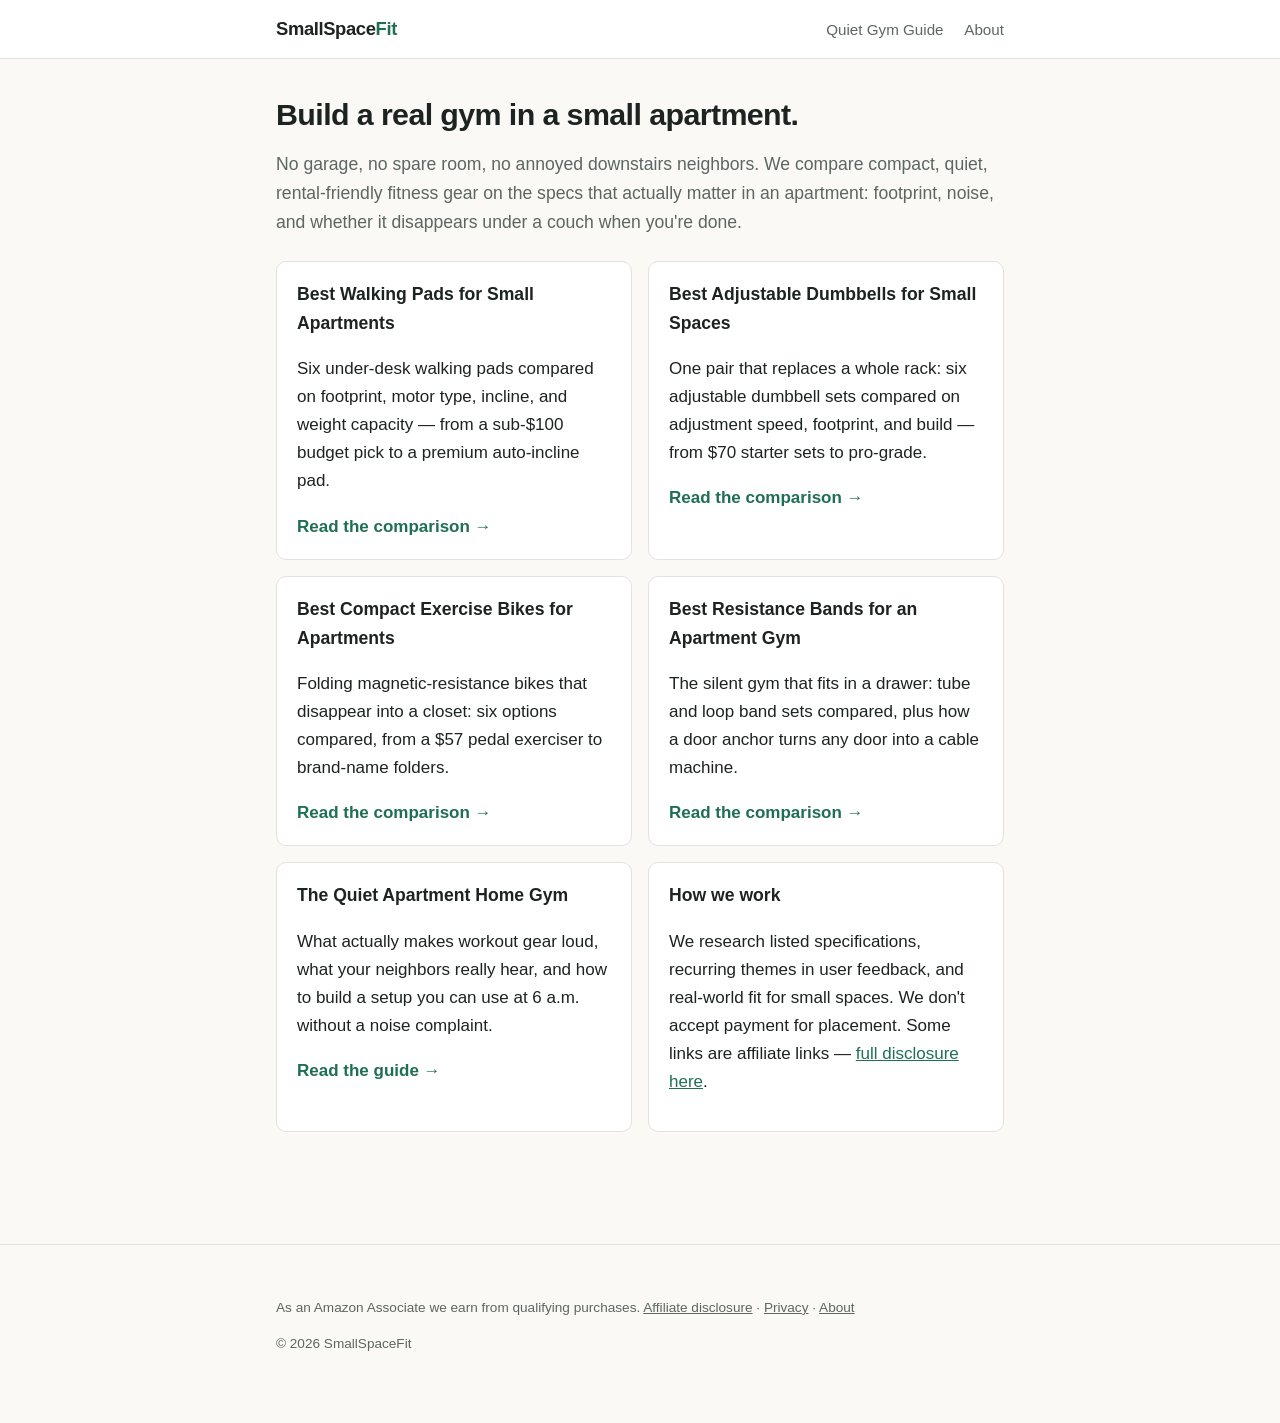
<file: index.html>
<!DOCTYPE html>
<html lang="en">
<head>
<meta charset="utf-8">
<meta name="viewport" content="width=device-width, initial-scale=1">
<title>SmallSpaceFit — Home Gym Gear for Small Apartments</title>
<meta name="description" content="Research-driven guides to compact, quiet, rental-friendly fitness gear: walking pads, adjustable dumbbells, and apartment home gym setups that actually fit.">
<link rel="canonical" href="https://s-laszlos-afk.github.io/smallspacefit/">
<meta property="og:title" content="SmallSpaceFit — Home Gym Gear for Small Apartments">
<meta property="og:description" content="Compact, quiet, rental-friendly fitness gear guides.">
<meta property="og:type" content="website">
<link rel="stylesheet" href="assets/style.css">
</head>
<body>
<header class="site">
  <div class="site-inner">
    <a class="brand" href="./">SmallSpace<span>Fit</span></a>
    <nav class="main">
      <a href="quiet-apartment-home-gym/">Quiet Gym Guide</a>
      <a href="about/">About</a>
    </nav>
  </div>
</header>
<main>
  <h1>Build a real gym in a small apartment.</h1>
  <p class="lead">No garage, no spare room, no annoyed downstairs neighbors. We compare compact, quiet, rental-friendly fitness gear on the specs that actually matter in an apartment: footprint, noise, and whether it disappears under a couch when you're done.</p>

  <div class="cards">
    <div class="card">
      <h3>Best Walking Pads for Small Apartments</h3>
      <p>Six under-desk walking pads compared on footprint, motor type, incline, and weight capacity — from a sub-$100 budget pick to a premium auto-incline pad.</p>
      <a class="cta" href="best-walking-pads-small-apartments/">Read the comparison →</a>
    </div>
    <div class="card">
      <h3>Best Adjustable Dumbbells for Small Spaces</h3>
      <p>One pair that replaces a whole rack: six adjustable dumbbell sets compared on adjustment speed, footprint, and build — from $70 starter sets to pro-grade.</p>
      <a class="cta" href="best-adjustable-dumbbells-small-spaces/">Read the comparison →</a>
    </div>
    <div class="card">
      <h3>Best Compact Exercise Bikes for Apartments</h3>
      <p>Folding magnetic-resistance bikes that disappear into a closet: six options compared, from a $57 pedal exerciser to brand-name folders.</p>
      <a class="cta" href="best-compact-exercise-bikes-apartments/">Read the comparison →</a>
    </div>
    <div class="card">
      <h3>Best Resistance Bands for an Apartment Gym</h3>
      <p>The silent gym that fits in a drawer: tube and loop band sets compared, plus how a door anchor turns any door into a cable machine.</p>
      <a class="cta" href="best-resistance-bands-apartment-gym/">Read the comparison →</a>
    </div>
    <div class="card">
      <h3>The Quiet Apartment Home Gym</h3>
      <p>What actually makes workout gear loud, what your neighbors really hear, and how to build a setup you can use at 6 a.m. without a noise complaint.</p>
      <a class="cta" href="quiet-apartment-home-gym/">Read the guide →</a>
    </div>
    <div class="card">
      <h3>How we work</h3>
      <p>We research listed specifications, recurring themes in user feedback, and real-world fit for small spaces. We don't accept payment for placement. Some links are affiliate links — <a href="affiliate-disclosure/">full disclosure here</a>.</p>
    </div>
  </div>
</main>
<footer class="site">
  <div class="site-inner">
    <p>As an Amazon Associate we earn from qualifying purchases. <a href="affiliate-disclosure/">Affiliate disclosure</a> · <a href="privacy/">Privacy</a> · <a href="about/">About</a></p>
    <p>© <span id="year">2026</span> SmallSpaceFit</p>
  </div>
</footer>
<script src="assets/site.js"></script>
</body>
</html>
</file>
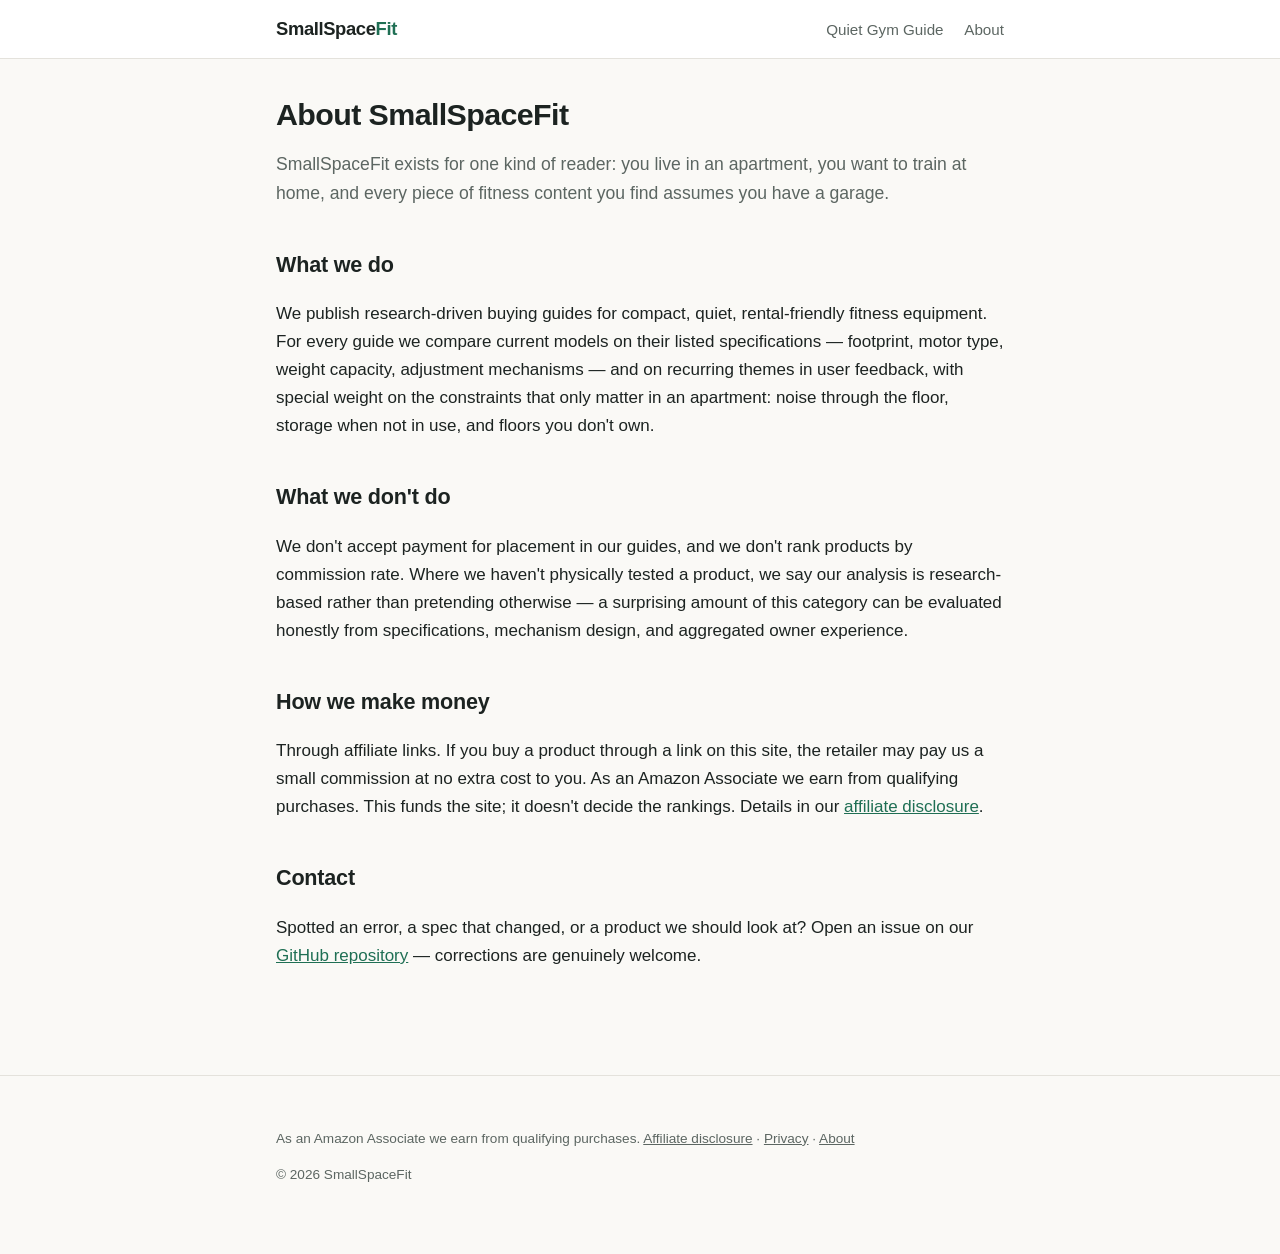
<file: about/index.html>
<!DOCTYPE html>
<html lang="en">
<head>
<meta charset="utf-8">
<meta name="viewport" content="width=device-width, initial-scale=1">
<title>About — SmallSpaceFit</title>
<meta name="description" content="What SmallSpaceFit is, how we research our guides, and how we make money.">
<link rel="canonical" href="https://s-laszlos-afk.github.io/smallspacefit/about/">
<link rel="stylesheet" href="../assets/style.css">
</head>
<body>
<header class="site">
  <div class="site-inner">
    <a class="brand" href="../">SmallSpace<span>Fit</span></a>
    <nav class="main">
      <a href="../quiet-apartment-home-gym/">Quiet Gym Guide</a>
      <a href="./">About</a>
    </nav>
  </div>
</header>
<main>
  <h1>About SmallSpaceFit</h1>
  <p class="lead">SmallSpaceFit exists for one kind of reader: you live in an apartment, you want to train at home, and every piece of fitness content you find assumes you have a garage.</p>

  <h2>What we do</h2>
  <p>We publish research-driven buying guides for compact, quiet, rental-friendly fitness equipment. For every guide we compare current models on their listed specifications — footprint, motor type, weight capacity, adjustment mechanisms — and on recurring themes in user feedback, with special weight on the constraints that only matter in an apartment: noise through the floor, storage when not in use, and floors you don't own.</p>

  <h2>What we don't do</h2>
  <p>We don't accept payment for placement in our guides, and we don't rank products by commission rate. Where we haven't physically tested a product, we say our analysis is research-based rather than pretending otherwise — a surprising amount of this category can be evaluated honestly from specifications, mechanism design, and aggregated owner experience.</p>

  <h2>How we make money</h2>
  <p>Through affiliate links. If you buy a product through a link on this site, the retailer may pay us a small commission at no extra cost to you. As an Amazon Associate we earn from qualifying purchases. This funds the site; it doesn't decide the rankings. Details in our <a href="../affiliate-disclosure/">affiliate disclosure</a>.</p>

  <h2>Contact</h2>
  <p>Spotted an error, a spec that changed, or a product we should look at? Open an issue on our <a href="https://github.com/s-laszlos-afk/smallspacefit" rel="noopener">GitHub repository</a> — corrections are genuinely welcome.</p>
</main>
<footer class="site">
  <div class="site-inner">
    <p>As an Amazon Associate we earn from qualifying purchases. <a href="../affiliate-disclosure/">Affiliate disclosure</a> · <a href="../privacy/">Privacy</a> · <a href="./">About</a></p>
    <p>© <span id="year">2026</span> SmallSpaceFit</p>
  </div>
</footer>
<script src="../assets/site.js"></script>
</body>
</html>
</file>
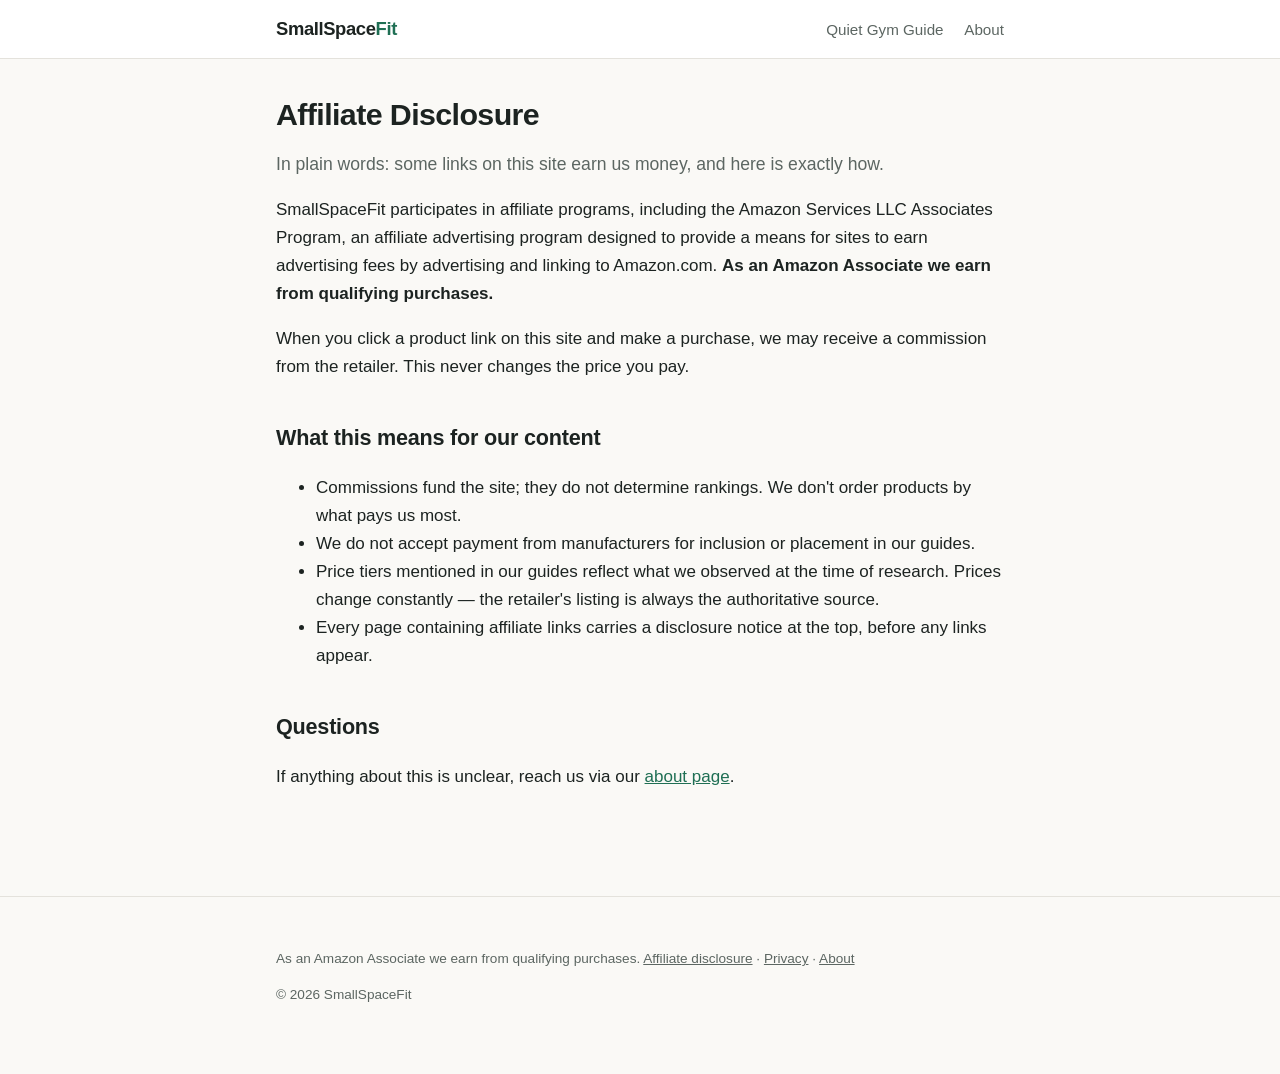
<file: affiliate-disclosure/index.html>
<!DOCTYPE html>
<html lang="en">
<head>
<meta charset="utf-8">
<meta name="viewport" content="width=device-width, initial-scale=1">
<title>Affiliate Disclosure — SmallSpaceFit</title>
<meta name="description" content="How affiliate links work on SmallSpaceFit and what we earn from them.">
<link rel="canonical" href="https://s-laszlos-afk.github.io/smallspacefit/affiliate-disclosure/">
<link rel="stylesheet" href="../assets/style.css">
</head>
<body>
<header class="site">
  <div class="site-inner">
    <a class="brand" href="../">SmallSpace<span>Fit</span></a>
    <nav class="main">
      <a href="../quiet-apartment-home-gym/">Quiet Gym Guide</a>
      <a href="../about/">About</a>
    </nav>
  </div>
</header>
<main>
  <h1>Affiliate Disclosure</h1>
  <p class="lead">In plain words: some links on this site earn us money, and here is exactly how.</p>

  <p>SmallSpaceFit participates in affiliate programs, including the Amazon Services LLC Associates Program, an affiliate advertising program designed to provide a means for sites to earn advertising fees by advertising and linking to Amazon.com. <strong>As an Amazon Associate we earn from qualifying purchases.</strong></p>

  <p>When you click a product link on this site and make a purchase, we may receive a commission from the retailer. This never changes the price you pay.</p>

  <h2>What this means for our content</h2>
  <ul>
    <li>Commissions fund the site; they do not determine rankings. We don't order products by what pays us most.</li>
    <li>We do not accept payment from manufacturers for inclusion or placement in our guides.</li>
    <li>Price tiers mentioned in our guides reflect what we observed at the time of research. Prices change constantly — the retailer's listing is always the authoritative source.</li>
    <li>Every page containing affiliate links carries a disclosure notice at the top, before any links appear.</li>
  </ul>

  <h2>Questions</h2>
  <p>If anything about this is unclear, reach us via our <a href="../about/">about page</a>.</p>
</main>
<footer class="site">
  <div class="site-inner">
    <p>As an Amazon Associate we earn from qualifying purchases. <a href="./">Affiliate disclosure</a> · <a href="../privacy/">Privacy</a> · <a href="../about/">About</a></p>
    <p>© <span id="year">2026</span> SmallSpaceFit</p>
  </div>
</footer>
<script src="../assets/site.js"></script>
</body>
</html>
</file>
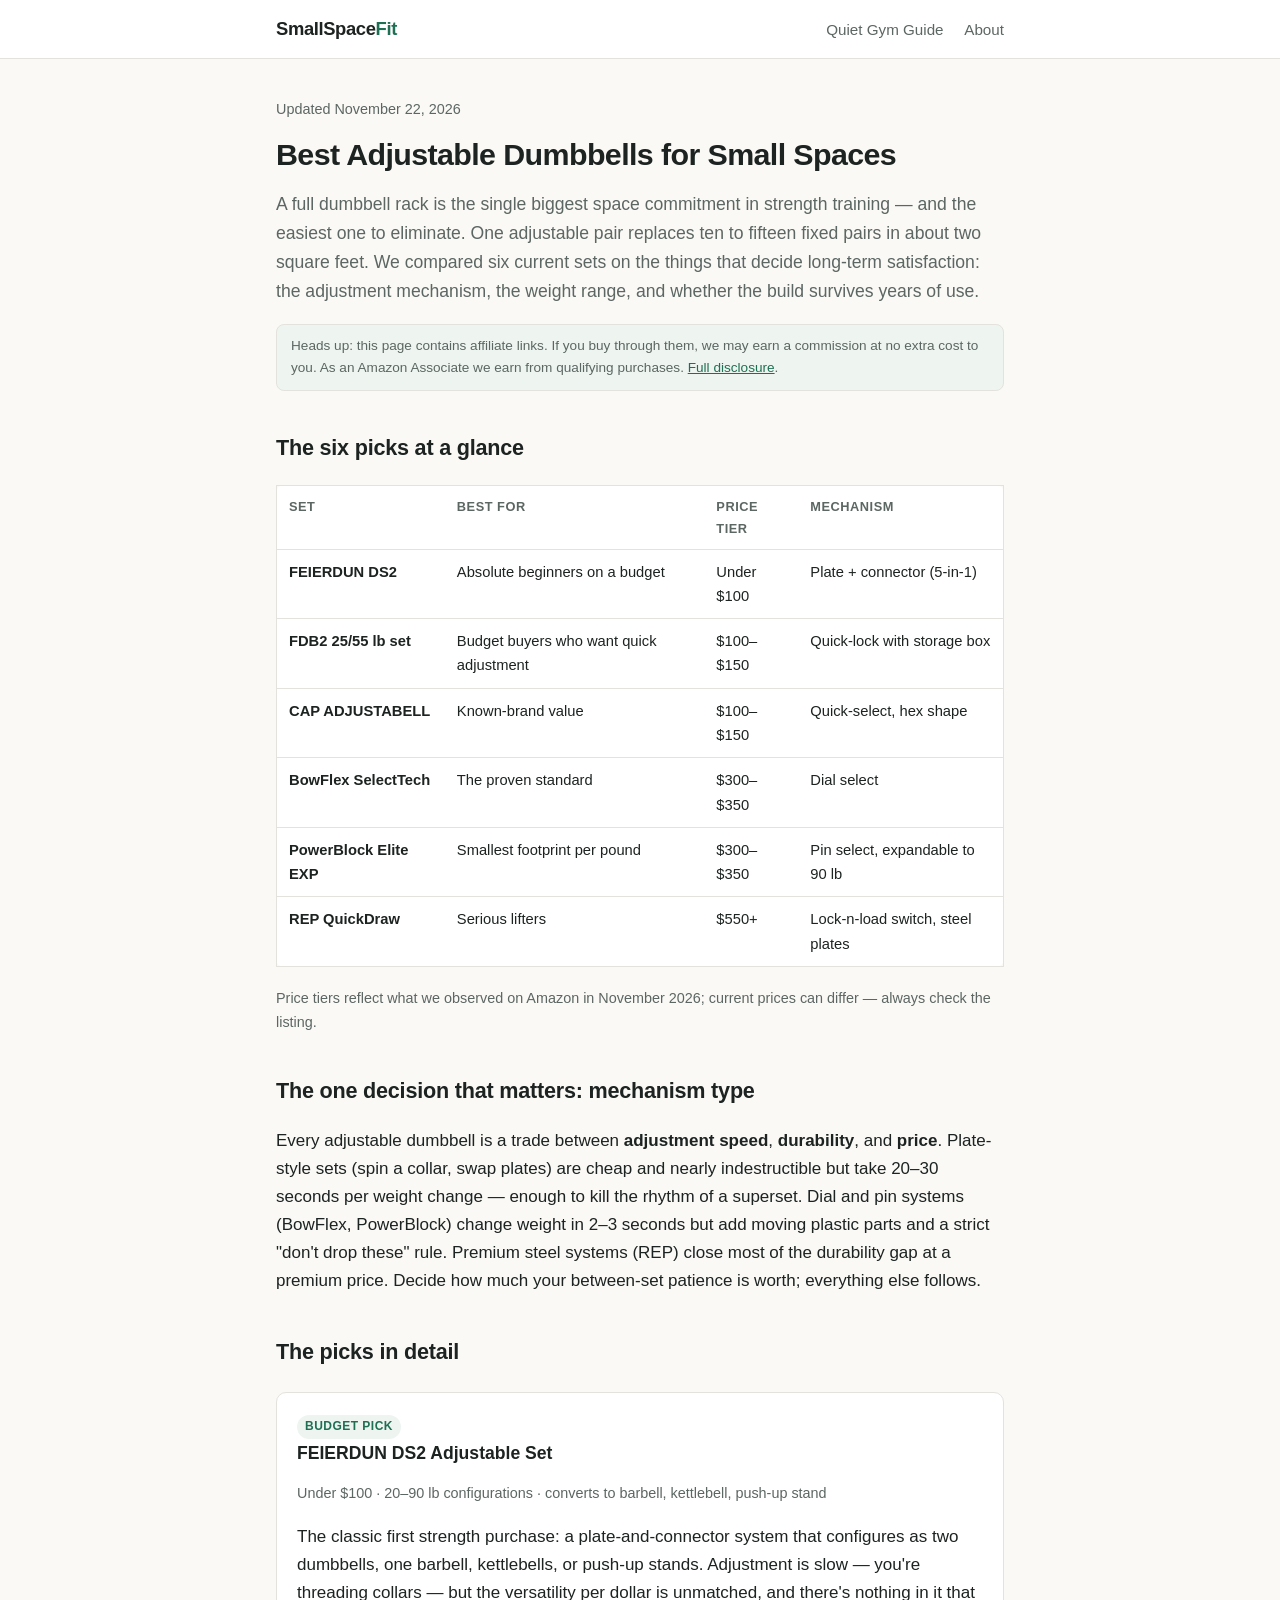
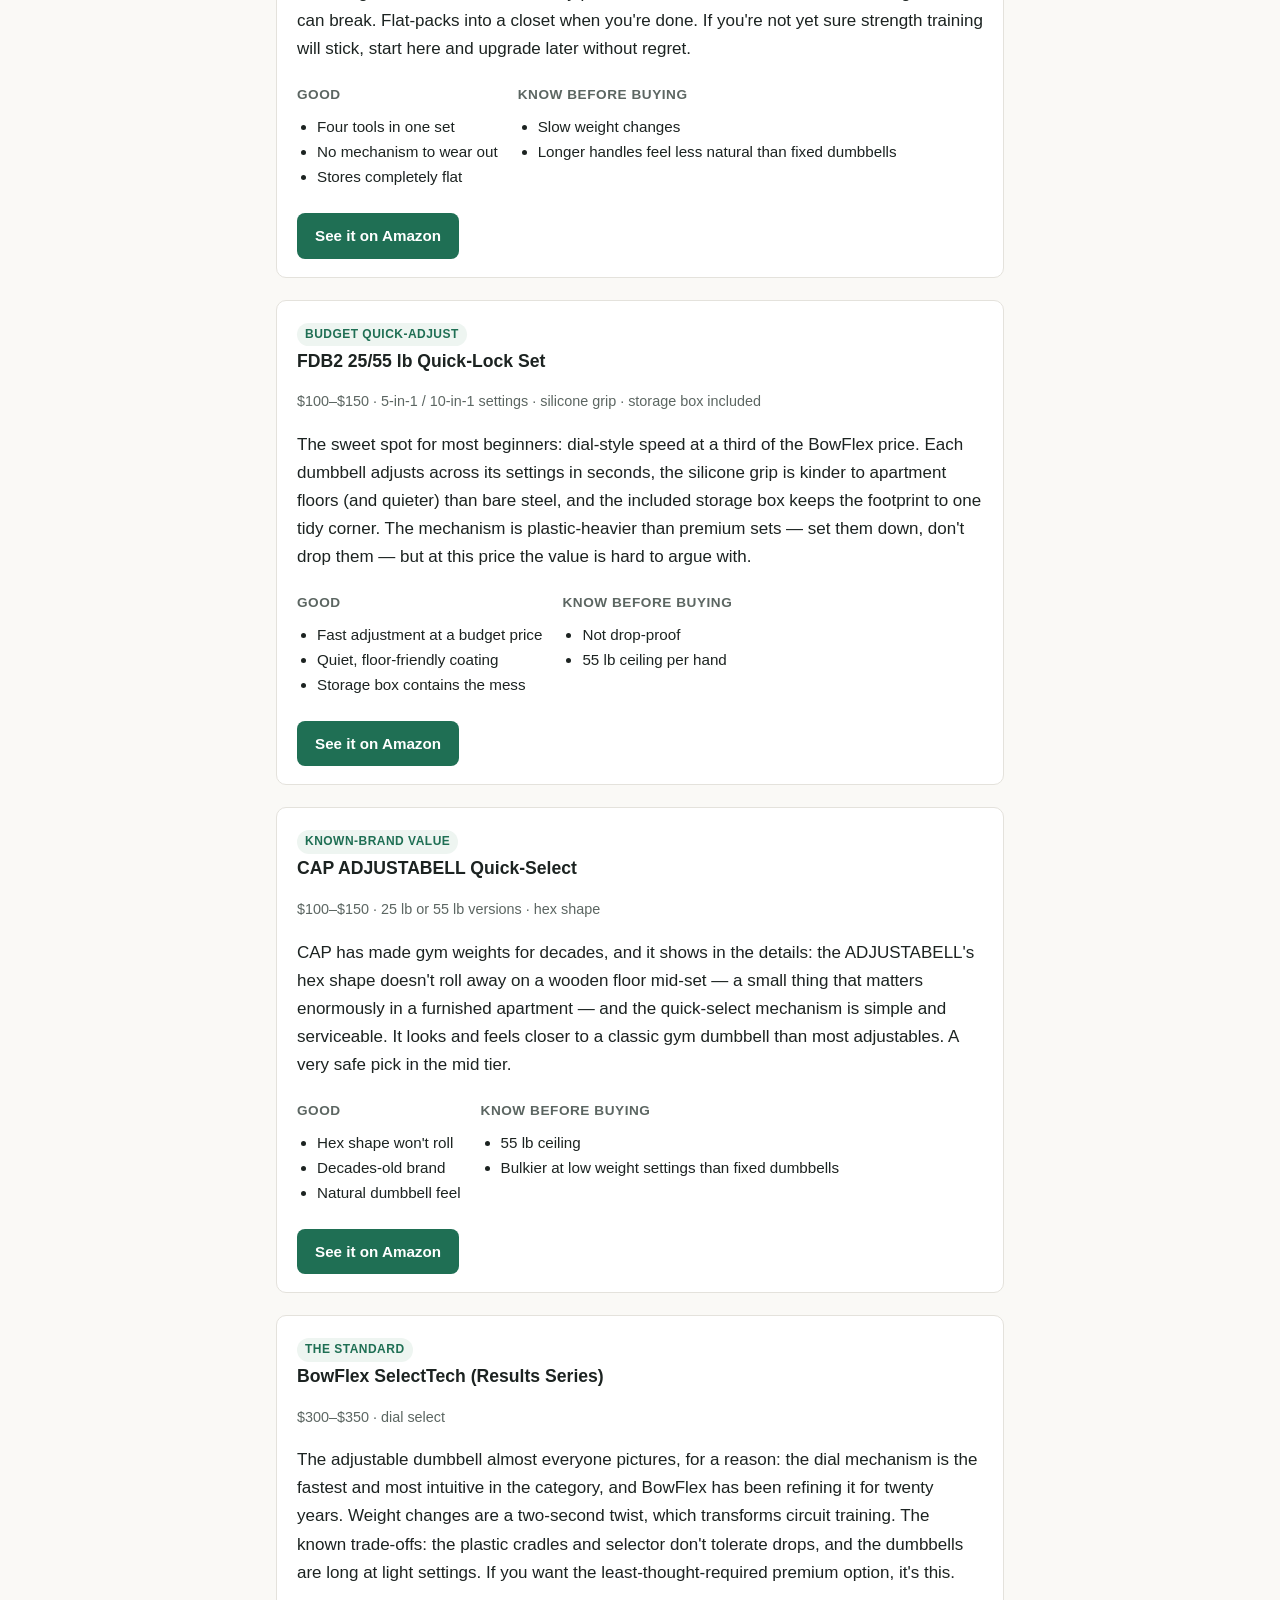
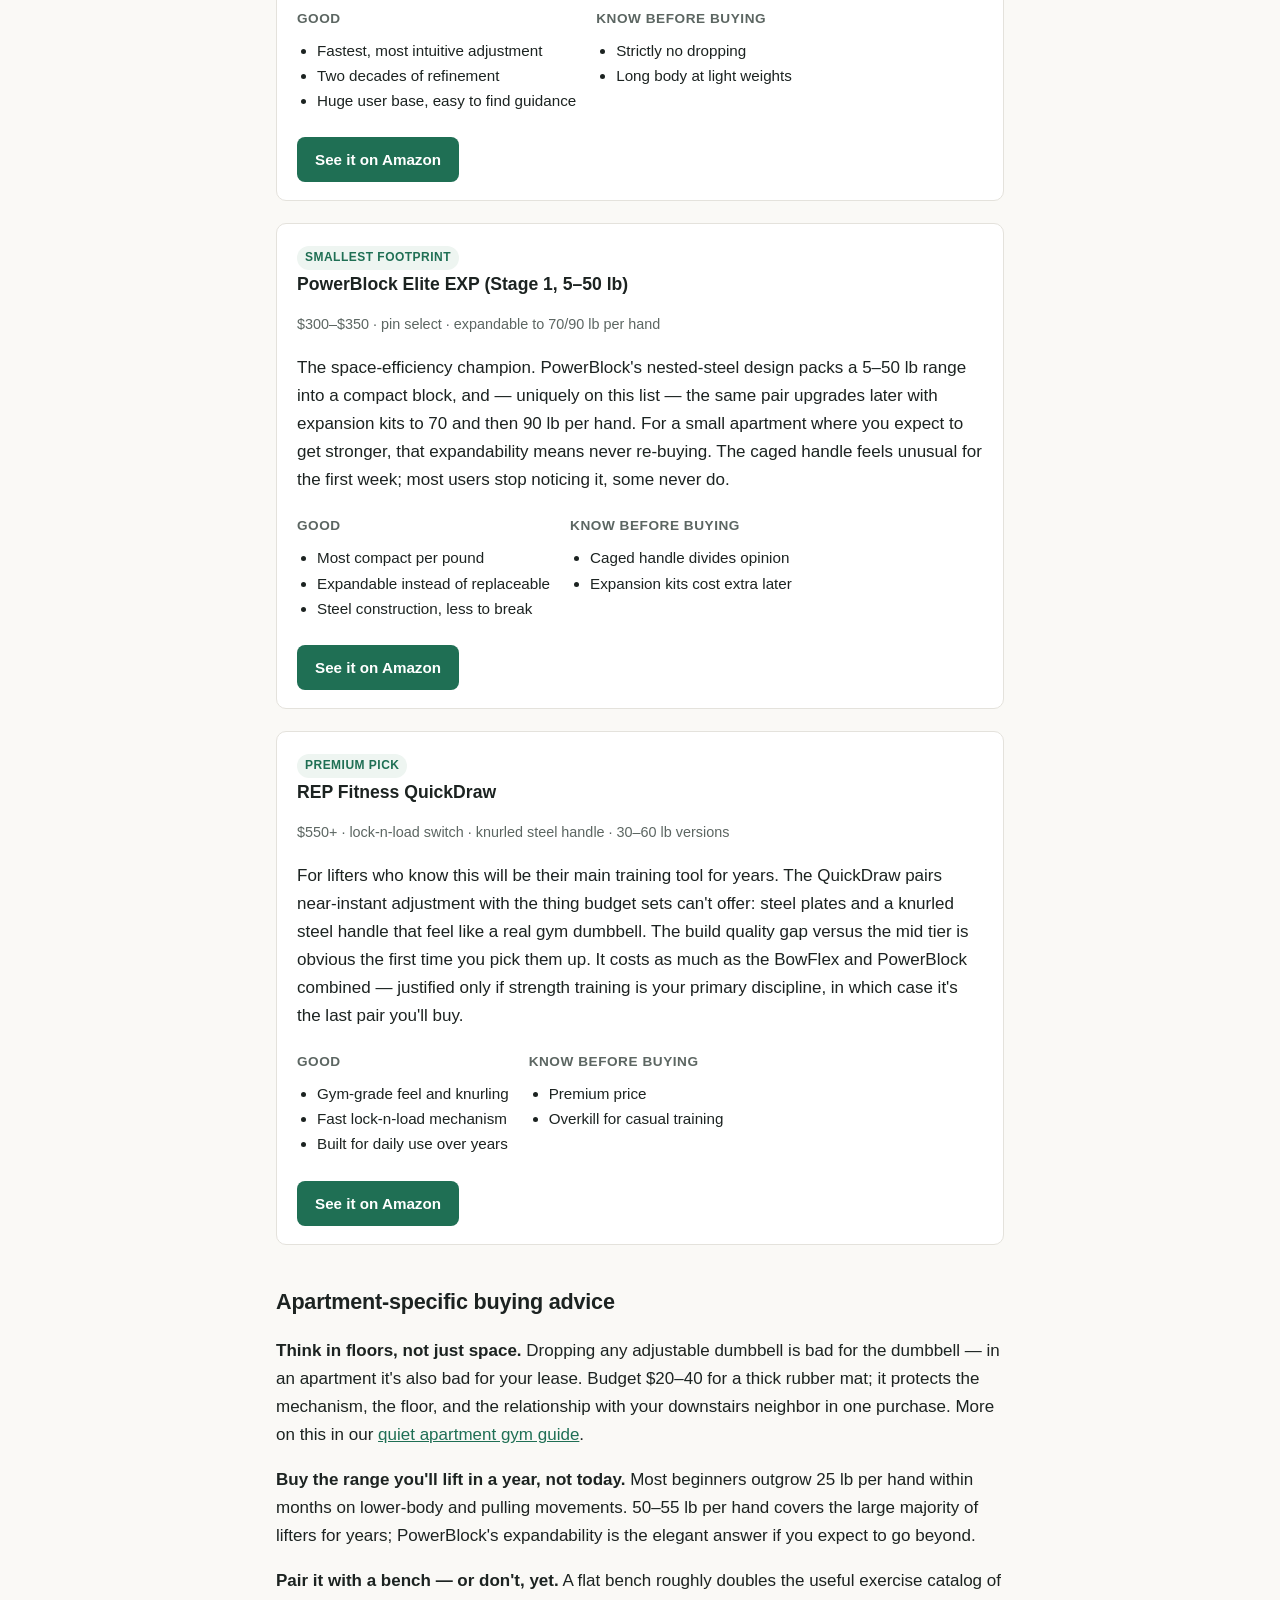
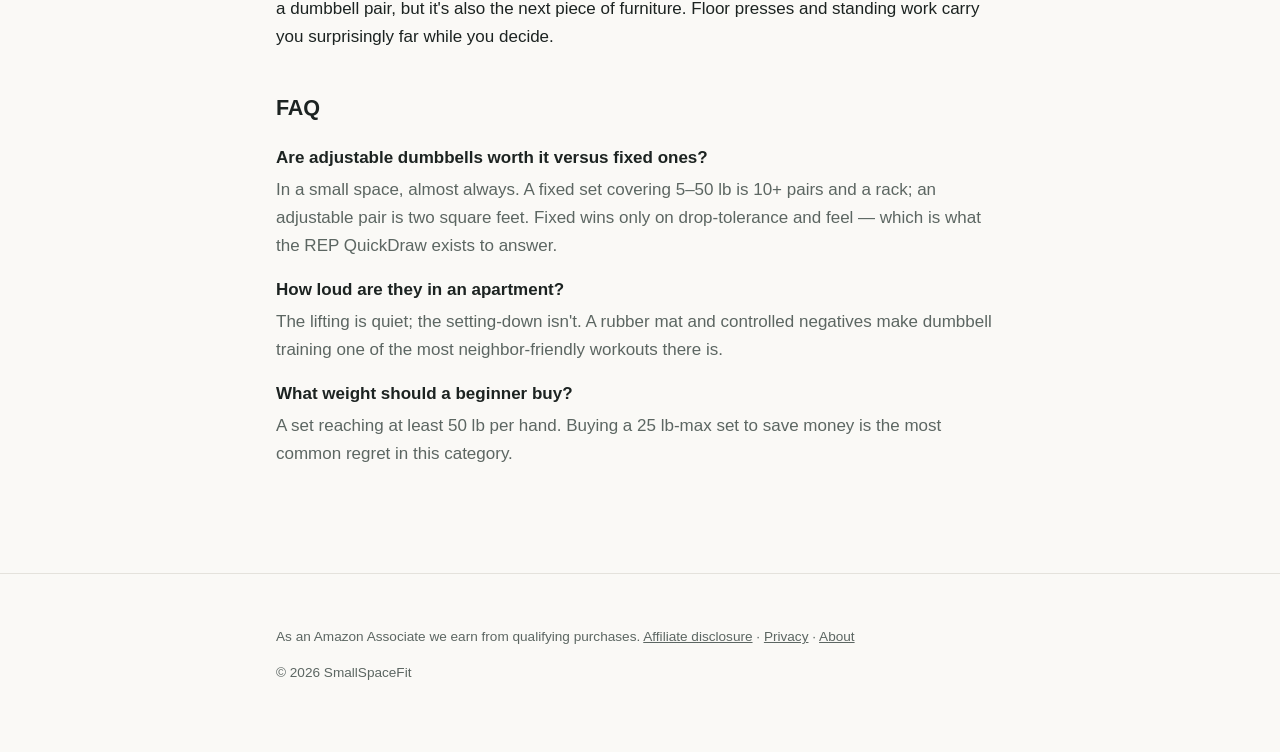
<file: best-adjustable-dumbbells-small-spaces/index.html>
<!DOCTYPE html>
<html lang="en">
<head>
<meta charset="utf-8">
<meta name="viewport" content="width=device-width, initial-scale=1">
<title>Best Adjustable Dumbbells for Small Spaces (2026 Comparison)</title>
<meta name="description" content="Six adjustable dumbbell sets compared for small apartments: adjustment mechanism, footprint, weight range and build quality — from $70 starter sets to pro-grade.">
<link rel="canonical" href="https://s-laszlos-afk.github.io/smallspacefit/best-adjustable-dumbbells-small-spaces/">
<meta property="og:title" content="Best Adjustable Dumbbells for Small Spaces (2026 Comparison)">
<meta property="og:description" content="One pair that replaces a whole rack: six adjustable dumbbell sets compared.">
<meta property="og:type" content="article">
<link rel="stylesheet" href="../assets/style.css">
<script type="application/ld+json">
{
  "@context": "https://schema.org",
  "@type": "Article",
  "headline": "Best Adjustable Dumbbells for Small Spaces (2026 Comparison)",
  "datePublished": "2026-11-22",
  "dateModified": "2026-11-22",
  "author": { "@type": "Organization", "name": "SmallSpaceFit" }
}
</script>
</head>
<body>
<header class="site">
  <div class="site-inner">
    <a class="brand" href="../">SmallSpace<span>Fit</span></a>
    <nav class="main">
      <a href="../quiet-apartment-home-gym/">Quiet Gym Guide</a>
      <a href="../about/">About</a>
    </nav>
  </div>
</header>
<main>
  <p class="meta">Updated November 22, 2026</p>
  <h1>Best Adjustable Dumbbells for Small Spaces</h1>
  <p class="lead">A full dumbbell rack is the single biggest space commitment in strength training — and the easiest one to eliminate. One adjustable pair replaces ten to fifteen fixed pairs in about two square feet. We compared six current sets on the things that decide long-term satisfaction: the adjustment mechanism, the weight range, and whether the build survives years of use.</p>

  <div class="disclosure">Heads up: this page contains affiliate links. If you buy through them, we may earn a commission at no extra cost to you. As an Amazon Associate we earn from qualifying purchases. <a href="../affiliate-disclosure/">Full disclosure</a>.</div>

  <h2>The six picks at a glance</h2>
  <div class="table-wrap">
  <table>
    <tr><th>Set</th><th>Best for</th><th>Price tier</th><th>Mechanism</th></tr>
    <tr><td><strong>FEIERDUN DS2</strong></td><td>Absolute beginners on a budget</td><td>Under $100</td><td>Plate + connector (5-in-1)</td></tr>
    <tr><td><strong>FDB2 25/55 lb set</strong></td><td>Budget buyers who want quick adjustment</td><td>$100–$150</td><td>Quick-lock with storage box</td></tr>
    <tr><td><strong>CAP ADJUSTABELL</strong></td><td>Known-brand value</td><td>$100–$150</td><td>Quick-select, hex shape</td></tr>
    <tr><td><strong>BowFlex SelectTech</strong></td><td>The proven standard</td><td>$300–$350</td><td>Dial select</td></tr>
    <tr><td><strong>PowerBlock Elite EXP</strong></td><td>Smallest footprint per pound</td><td>$300–$350</td><td>Pin select, expandable to 90 lb</td></tr>
    <tr><td><strong>REP QuickDraw</strong></td><td>Serious lifters</td><td>$550+</td><td>Lock-n-load switch, steel plates</td></tr>
  </table>
  </div>
  <p class="meta">Price tiers reflect what we observed on Amazon in November 2026; current prices can differ — always check the listing.</p>

  <h2>The one decision that matters: mechanism type</h2>
  <p>Every adjustable dumbbell is a trade between <strong>adjustment speed</strong>, <strong>durability</strong>, and <strong>price</strong>. Plate-style sets (spin a collar, swap plates) are cheap and nearly indestructible but take 20–30 seconds per weight change — enough to kill the rhythm of a superset. Dial and pin systems (BowFlex, PowerBlock) change weight in 2–3 seconds but add moving plastic parts and a strict "don't drop these" rule. Premium steel systems (REP) close most of the durability gap at a premium price. Decide how much your between-set patience is worth; everything else follows.</p>

  <h2>The picks in detail</h2>

  <div class="product">
    <span class="badge">Budget pick</span>
    <h3>FEIERDUN DS2 Adjustable Set</h3>
    <p class="tier">Under $100 · 20–90 lb configurations · converts to barbell, kettlebell, push-up stand</p>
    <p>The classic first strength purchase: a plate-and-connector system that configures as two dumbbells, one barbell, kettlebells, or push-up stands. Adjustment is slow — you're threading collars — but the versatility per dollar is unmatched, and there's nothing in it that can break. Flat-packs into a closet when you're done. If you're not yet sure strength training will stick, start here and upgrade later without regret.</p>
    <div class="pros-cons">
      <div><strong>Good</strong><ul><li>Four tools in one set</li><li>No mechanism to wear out</li><li>Stores completely flat</li></ul></div>
      <div><strong>Know before buying</strong><ul><li>Slow weight changes</li><li>Longer handles feel less natural than fixed dumbbells</li></ul></div>
    </div>
    <a class="buy" href="https://www.amazon.com/dp/B09FYTG37V/" rel="nofollow sponsored noopener" target="_blank">See it on Amazon</a>
  </div>

  <div class="product">
    <span class="badge">Budget quick-adjust</span>
    <h3>FDB2 25/55 lb Quick-Lock Set</h3>
    <p class="tier">$100–$150 · 5-in-1 / 10-in-1 settings · silicone grip · storage box included</p>
    <p>The sweet spot for most beginners: dial-style speed at a third of the BowFlex price. Each dumbbell adjusts across its settings in seconds, the silicone grip is kinder to apartment floors (and quieter) than bare steel, and the included storage box keeps the footprint to one tidy corner. The mechanism is plastic-heavier than premium sets — set them down, don't drop them — but at this price the value is hard to argue with.</p>
    <div class="pros-cons">
      <div><strong>Good</strong><ul><li>Fast adjustment at a budget price</li><li>Quiet, floor-friendly coating</li><li>Storage box contains the mess</li></ul></div>
      <div><strong>Know before buying</strong><ul><li>Not drop-proof</li><li>55 lb ceiling per hand</li></ul></div>
    </div>
    <a class="buy" href="https://www.amazon.com/dp/B0DK3H169C/" rel="nofollow sponsored noopener" target="_blank">See it on Amazon</a>
  </div>

  <div class="product">
    <span class="badge">Known-brand value</span>
    <h3>CAP ADJUSTABELL Quick-Select</h3>
    <p class="tier">$100–$150 · 25 lb or 55 lb versions · hex shape</p>
    <p>CAP has made gym weights for decades, and it shows in the details: the ADJUSTABELL's hex shape doesn't roll away on a wooden floor mid-set — a small thing that matters enormously in a furnished apartment — and the quick-select mechanism is simple and serviceable. It looks and feels closer to a classic gym dumbbell than most adjustables. A very safe pick in the mid tier.</p>
    <div class="pros-cons">
      <div><strong>Good</strong><ul><li>Hex shape won't roll</li><li>Decades-old brand</li><li>Natural dumbbell feel</li></ul></div>
      <div><strong>Know before buying</strong><ul><li>55 lb ceiling</li><li>Bulkier at low weight settings than fixed dumbbells</li></ul></div>
    </div>
    <a class="buy" href="https://www.amazon.com/dp/B0D287H31W/" rel="nofollow sponsored noopener" target="_blank">See it on Amazon</a>
  </div>

  <div class="product">
    <span class="badge">The standard</span>
    <h3>BowFlex SelectTech (Results Series)</h3>
    <p class="tier">$300–$350 · dial select</p>
    <p>The adjustable dumbbell almost everyone pictures, for a reason: the dial mechanism is the fastest and most intuitive in the category, and BowFlex has been refining it for twenty years. Weight changes are a two-second twist, which transforms circuit training. The known trade-offs: the plastic cradles and selector don't tolerate drops, and the dumbbells are long at light settings. If you want the least-thought-required premium option, it's this.</p>
    <div class="pros-cons">
      <div><strong>Good</strong><ul><li>Fastest, most intuitive adjustment</li><li>Two decades of refinement</li><li>Huge user base, easy to find guidance</li></ul></div>
      <div><strong>Know before buying</strong><ul><li>Strictly no dropping</li><li>Long body at light weights</li></ul></div>
    </div>
    <a class="buy" href="https://www.amazon.com/dp/B0FRNG2N5H/" rel="nofollow sponsored noopener" target="_blank">See it on Amazon</a>
  </div>

  <div class="product">
    <span class="badge">Smallest footprint</span>
    <h3>PowerBlock Elite EXP (Stage 1, 5–50 lb)</h3>
    <p class="tier">$300–$350 · pin select · expandable to 70/90 lb per hand</p>
    <p>The space-efficiency champion. PowerBlock's nested-steel design packs a 5–50 lb range into a compact block, and — uniquely on this list — the same pair upgrades later with expansion kits to 70 and then 90 lb per hand. For a small apartment where you expect to get stronger, that expandability means never re-buying. The caged handle feels unusual for the first week; most users stop noticing it, some never do.</p>
    <div class="pros-cons">
      <div><strong>Good</strong><ul><li>Most compact per pound</li><li>Expandable instead of replaceable</li><li>Steel construction, less to break</li></ul></div>
      <div><strong>Know before buying</strong><ul><li>Caged handle divides opinion</li><li>Expansion kits cost extra later</li></ul></div>
    </div>
    <a class="buy" href="https://www.amazon.com/dp/B00A21NRNO/" rel="nofollow sponsored noopener" target="_blank">See it on Amazon</a>
  </div>

  <div class="product">
    <span class="badge">Premium pick</span>
    <h3>REP Fitness QuickDraw</h3>
    <p class="tier">$550+ · lock-n-load switch · knurled steel handle · 30–60 lb versions</p>
    <p>For lifters who know this will be their main training tool for years. The QuickDraw pairs near-instant adjustment with the thing budget sets can't offer: steel plates and a knurled steel handle that feel like a real gym dumbbell. The build quality gap versus the mid tier is obvious the first time you pick them up. It costs as much as the BowFlex and PowerBlock combined — justified only if strength training is your primary discipline, in which case it's the last pair you'll buy.</p>
    <div class="pros-cons">
      <div><strong>Good</strong><ul><li>Gym-grade feel and knurling</li><li>Fast lock-n-load mechanism</li><li>Built for daily use over years</li></ul></div>
      <div><strong>Know before buying</strong><ul><li>Premium price</li><li>Overkill for casual training</li></ul></div>
    </div>
    <a class="buy" href="https://www.amazon.com/dp/B0CQ8WCGR6/" rel="nofollow sponsored noopener" target="_blank">See it on Amazon</a>
  </div>

  <h2>Apartment-specific buying advice</h2>
  <p><strong>Think in floors, not just space.</strong> Dropping any adjustable dumbbell is bad for the dumbbell — in an apartment it's also bad for your lease. Budget $20–40 for a thick rubber mat; it protects the mechanism, the floor, and the relationship with your downstairs neighbor in one purchase. More on this in our <a href="../quiet-apartment-home-gym/">quiet apartment gym guide</a>.</p>
  <p><strong>Buy the range you'll lift in a year, not today.</strong> Most beginners outgrow 25 lb per hand within months on lower-body and pulling movements. 50–55 lb per hand covers the large majority of lifters for years; PowerBlock's expandability is the elegant answer if you expect to go beyond.</p>
  <p><strong>Pair it with a bench — or don't, yet.</strong> A flat bench roughly doubles the useful exercise catalog of a dumbbell pair, but it's also the next piece of furniture. Floor presses and standing work carry you surprisingly far while you decide.</p>

  <h2>FAQ</h2>
  <dl class="faq">
    <dt>Are adjustable dumbbells worth it versus fixed ones?</dt>
    <dd>In a small space, almost always. A fixed set covering 5–50 lb is 10+ pairs and a rack; an adjustable pair is two square feet. Fixed wins only on drop-tolerance and feel — which is what the REP QuickDraw exists to answer.</dd>
    <dt>How loud are they in an apartment?</dt>
    <dd>The lifting is quiet; the setting-down isn't. A rubber mat and controlled negatives make dumbbell training one of the most neighbor-friendly workouts there is.</dd>
    <dt>What weight should a beginner buy?</dt>
    <dd>A set reaching at least 50 lb per hand. Buying a 25 lb-max set to save money is the most common regret in this category.</dd>
  </dl>
</main>
<footer class="site">
  <div class="site-inner">
    <p>As an Amazon Associate we earn from qualifying purchases. <a href="../affiliate-disclosure/">Affiliate disclosure</a> · <a href="../privacy/">Privacy</a> · <a href="../about/">About</a></p>
    <p>© <span id="year">2026</span> SmallSpaceFit</p>
  </div>
</footer>
<script src="../assets/site.js"></script>
</body>
</html>
</file>
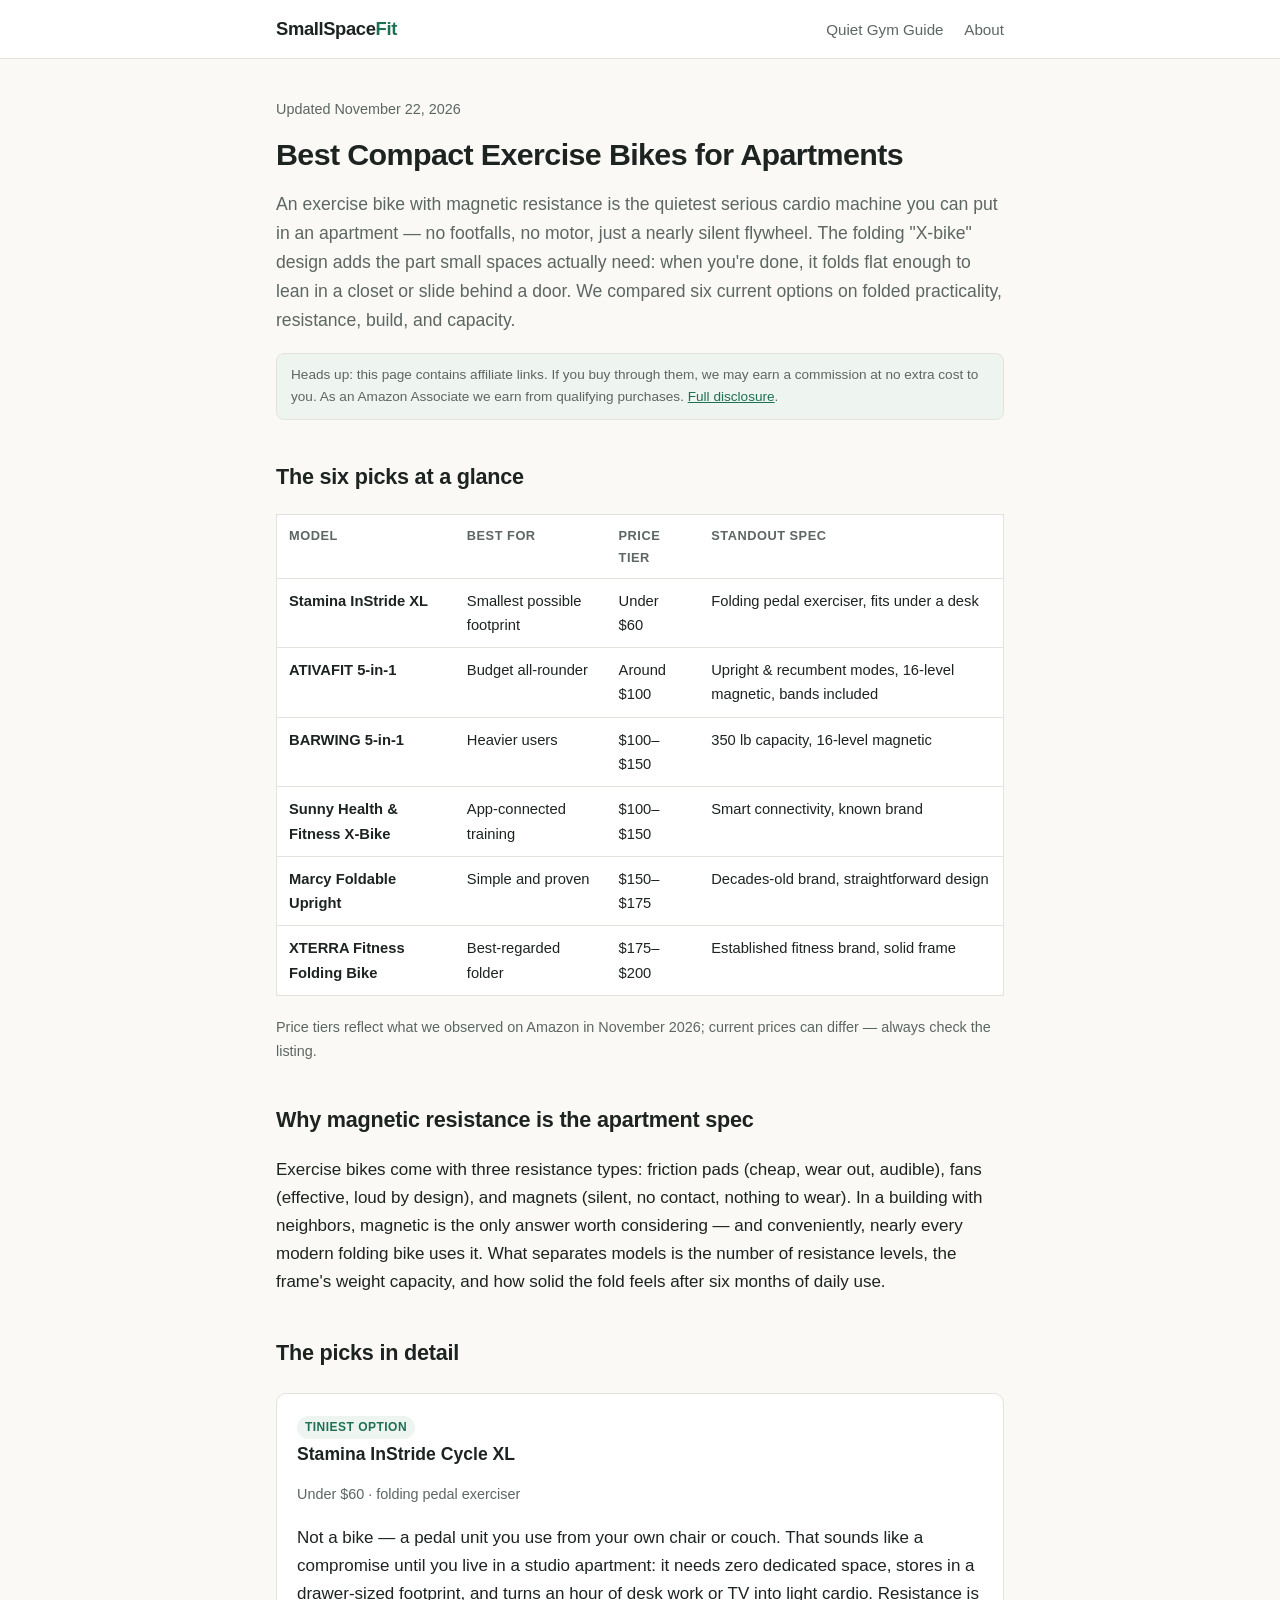
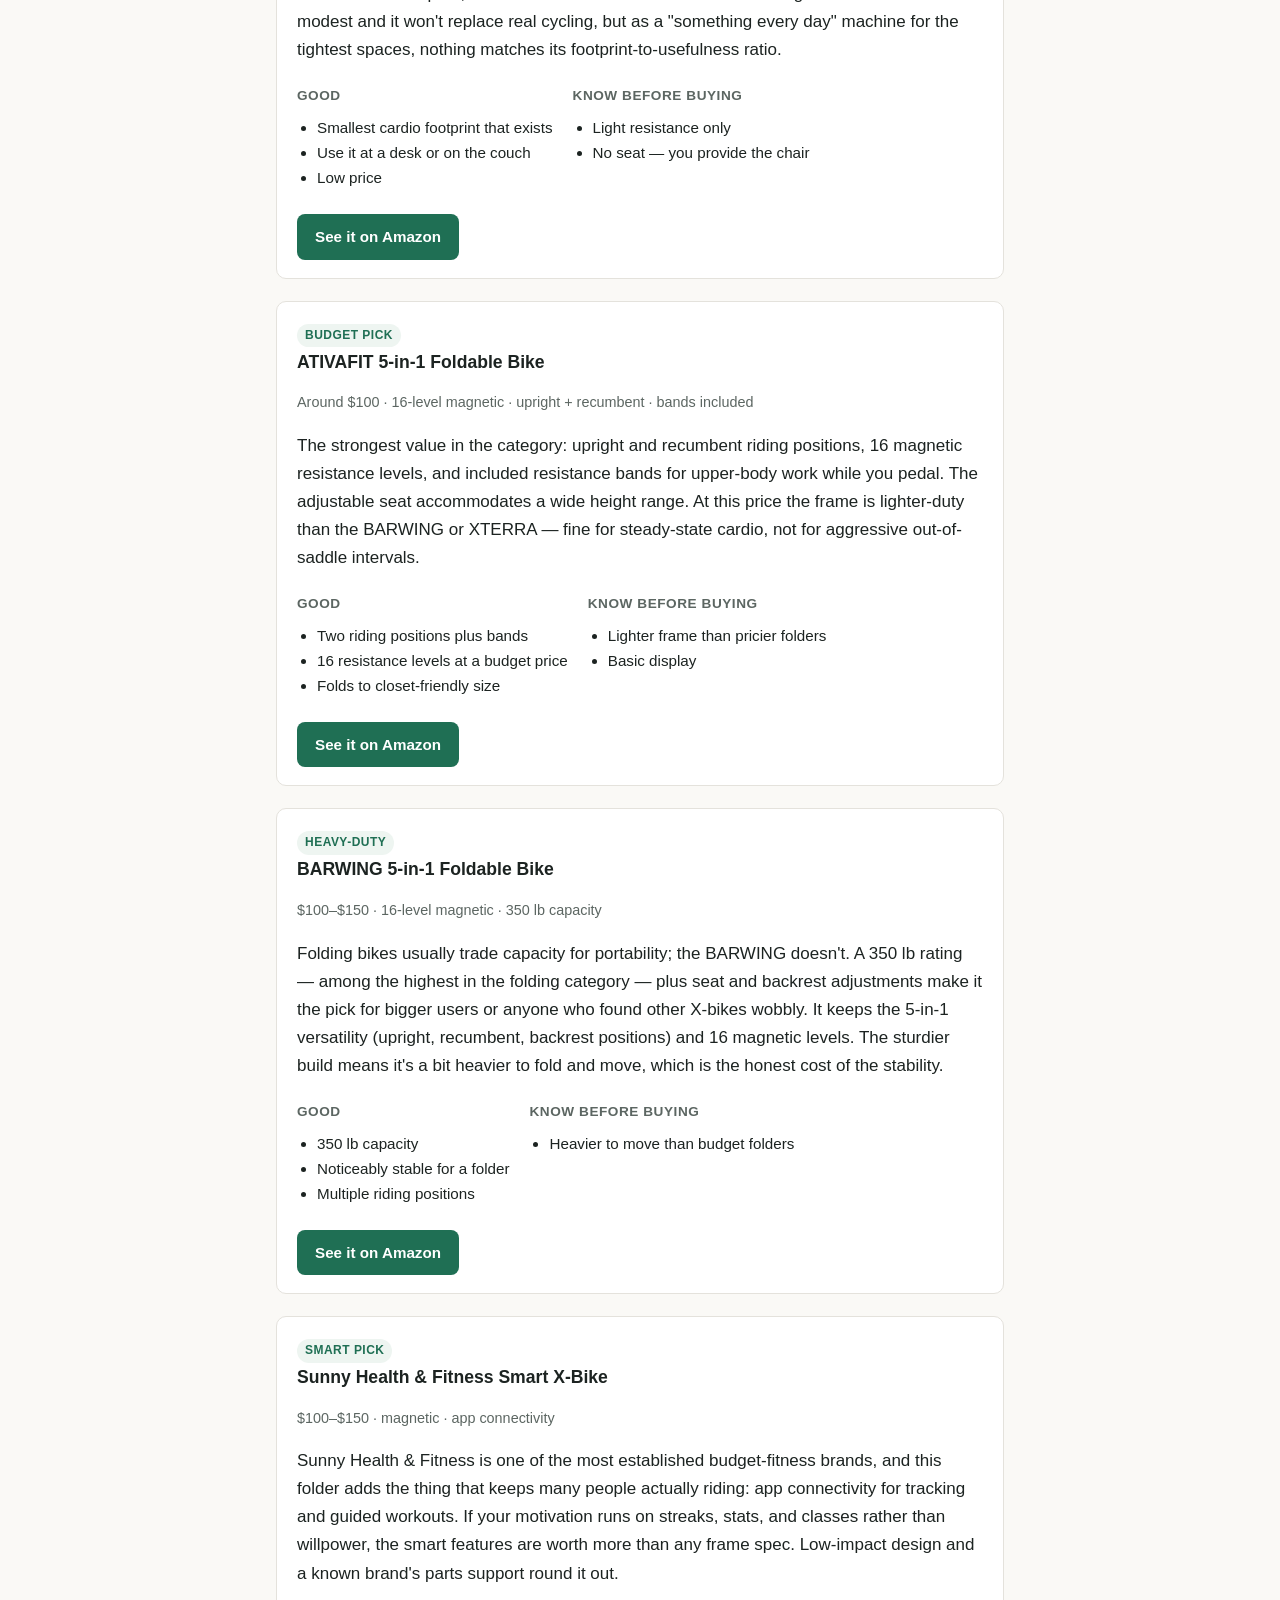
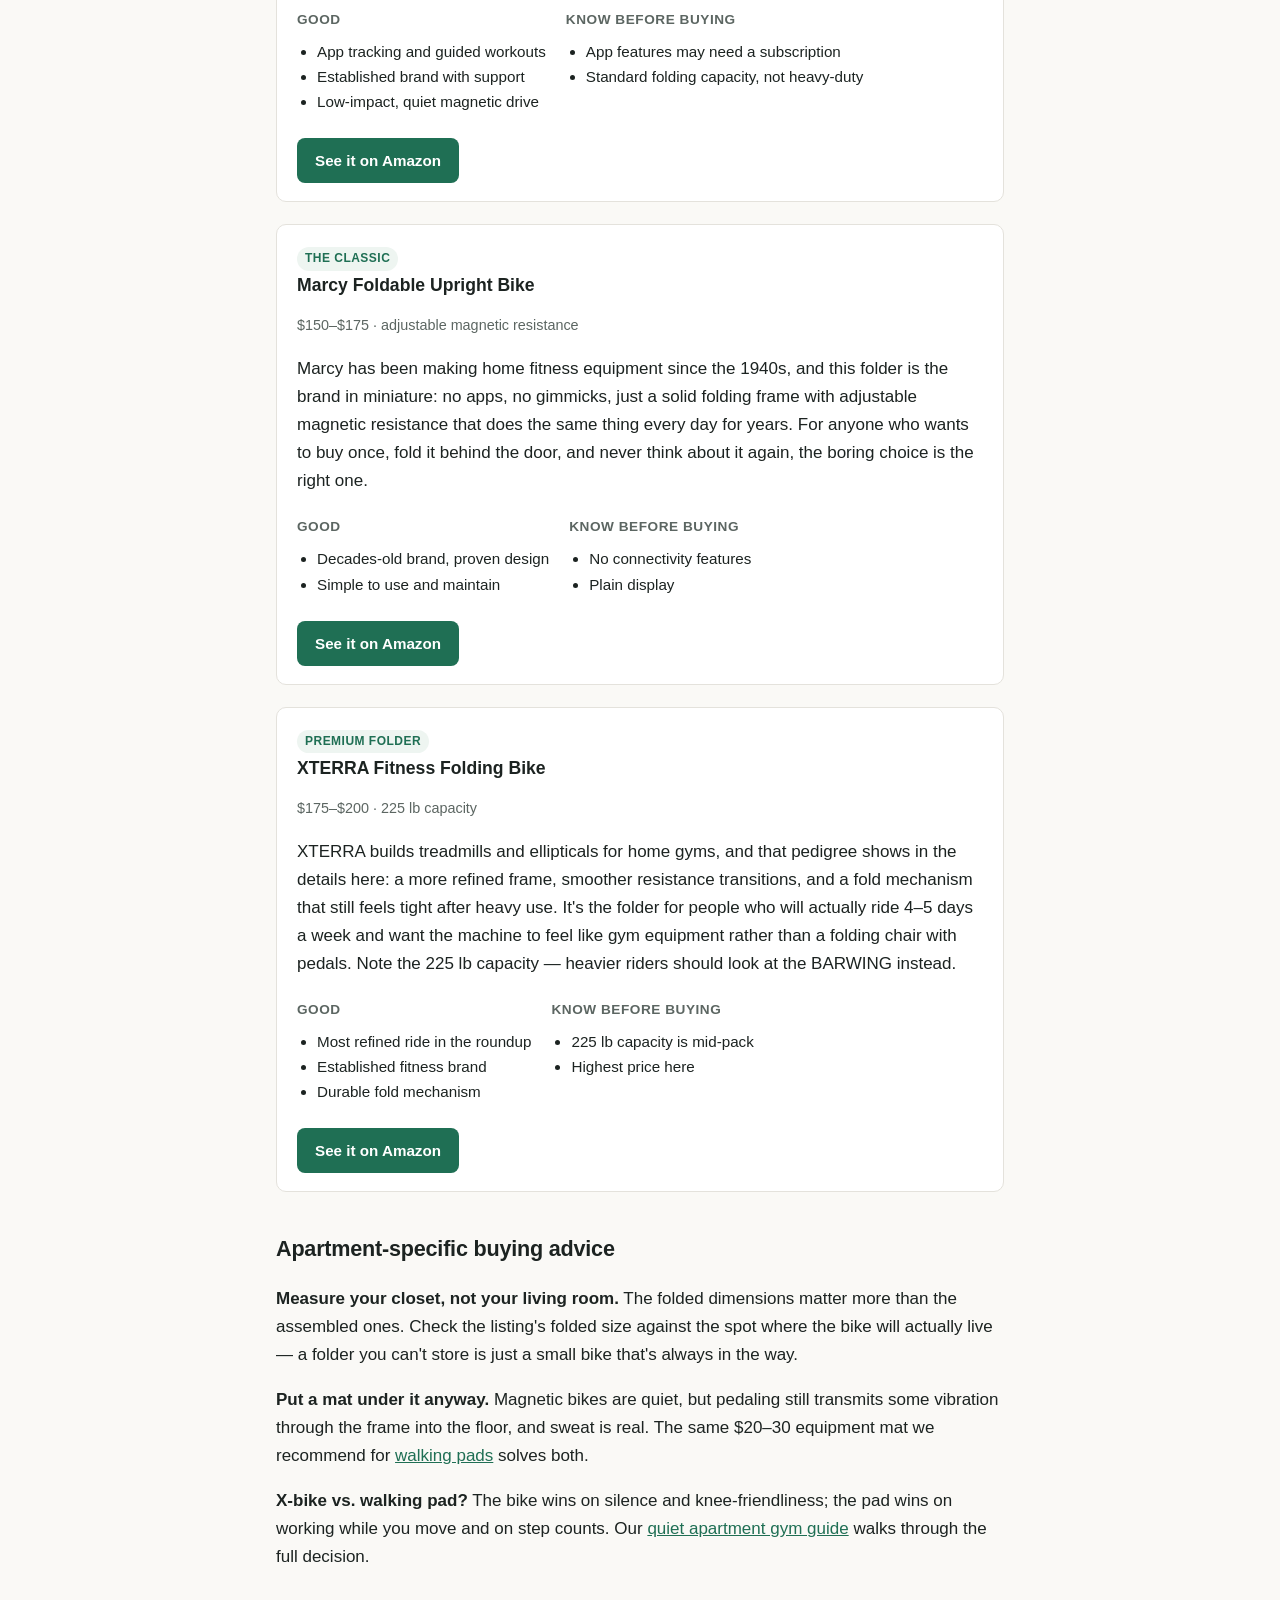
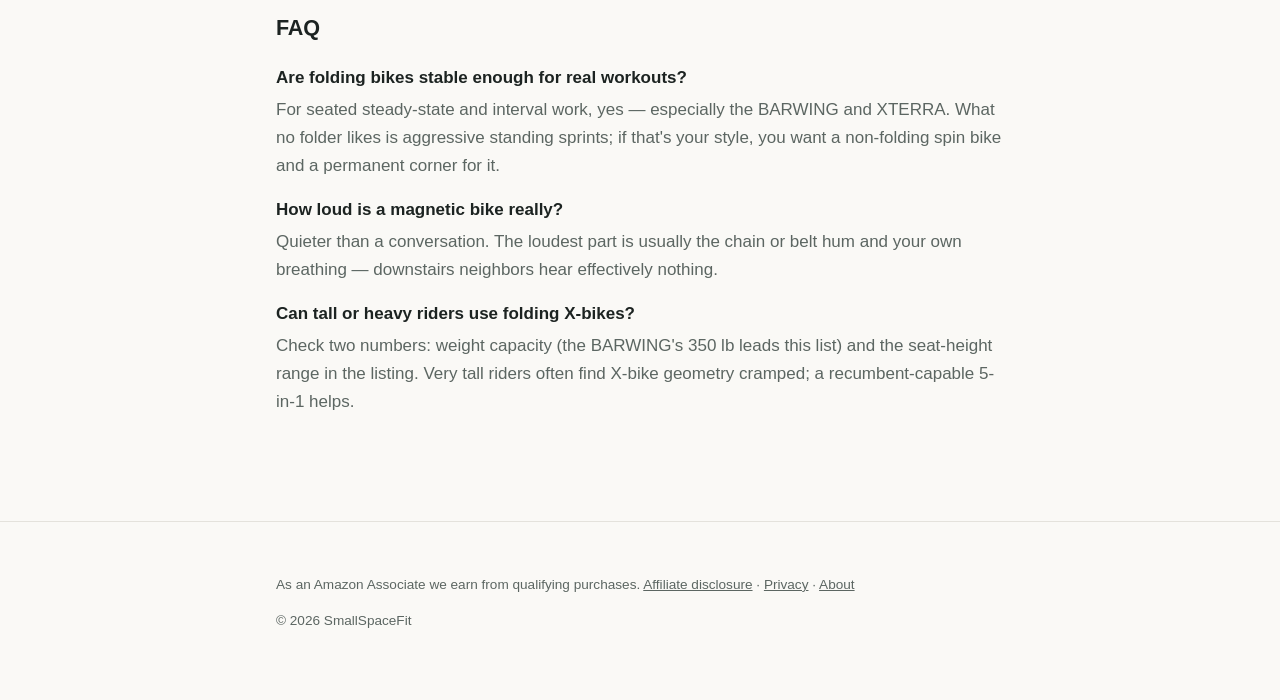
<file: best-compact-exercise-bikes-apartments/index.html>
<!DOCTYPE html>
<html lang="en">
<head>
<meta charset="utf-8">
<meta name="viewport" content="width=device-width, initial-scale=1">
<title>Best Compact Exercise Bikes for Apartments (2026 Comparison)</title>
<meta name="description" content="Six folding exercise bikes compared for small apartments: folded footprint, magnetic resistance, weight capacity, and noise — from a $57 pedal exerciser to brand-name folders.">
<link rel="canonical" href="https://s-laszlos-afk.github.io/smallspacefit/best-compact-exercise-bikes-apartments/">
<meta property="og:title" content="Best Compact Exercise Bikes for Apartments (2026 Comparison)">
<meta property="og:description" content="Folding exercise bikes that disappear into a closet — compared on the specs that matter in an apartment.">
<meta property="og:type" content="article">
<link rel="stylesheet" href="../assets/style.css">
<script type="application/ld+json">
{
  "@context": "https://schema.org",
  "@type": "Article",
  "headline": "Best Compact Exercise Bikes for Apartments (2026 Comparison)",
  "datePublished": "2026-11-22",
  "dateModified": "2026-11-22",
  "author": { "@type": "Organization", "name": "SmallSpaceFit" }
}
</script>
</head>
<body>
<header class="site">
  <div class="site-inner">
    <a class="brand" href="../">SmallSpace<span>Fit</span></a>
    <nav class="main">
      <a href="../quiet-apartment-home-gym/">Quiet Gym Guide</a>
      <a href="../about/">About</a>
    </nav>
  </div>
</header>
<main>
  <p class="meta">Updated November 22, 2026</p>
  <h1>Best Compact Exercise Bikes for Apartments</h1>
  <p class="lead">An exercise bike with magnetic resistance is the quietest serious cardio machine you can put in an apartment — no footfalls, no motor, just a nearly silent flywheel. The folding "X-bike" design adds the part small spaces actually need: when you're done, it folds flat enough to lean in a closet or slide behind a door. We compared six current options on folded practicality, resistance, build, and capacity.</p>

  <div class="disclosure">Heads up: this page contains affiliate links. If you buy through them, we may earn a commission at no extra cost to you. As an Amazon Associate we earn from qualifying purchases. <a href="../affiliate-disclosure/">Full disclosure</a>.</div>

  <h2>The six picks at a glance</h2>
  <div class="table-wrap">
  <table>
    <tr><th>Model</th><th>Best for</th><th>Price tier</th><th>Standout spec</th></tr>
    <tr><td><strong>Stamina InStride XL</strong></td><td>Smallest possible footprint</td><td>Under $60</td><td>Folding pedal exerciser, fits under a desk</td></tr>
    <tr><td><strong>ATIVAFIT 5-in-1</strong></td><td>Budget all-rounder</td><td>Around $100</td><td>Upright &amp; recumbent modes, 16-level magnetic, bands included</td></tr>
    <tr><td><strong>BARWING 5-in-1</strong></td><td>Heavier users</td><td>$100–$150</td><td>350 lb capacity, 16-level magnetic</td></tr>
    <tr><td><strong>Sunny Health &amp; Fitness X-Bike</strong></td><td>App-connected training</td><td>$100–$150</td><td>Smart connectivity, known brand</td></tr>
    <tr><td><strong>Marcy Foldable Upright</strong></td><td>Simple and proven</td><td>$150–$175</td><td>Decades-old brand, straightforward design</td></tr>
    <tr><td><strong>XTERRA Fitness Folding Bike</strong></td><td>Best-regarded folder</td><td>$175–$200</td><td>Established fitness brand, solid frame</td></tr>
  </table>
  </div>
  <p class="meta">Price tiers reflect what we observed on Amazon in November 2026; current prices can differ — always check the listing.</p>

  <h2>Why magnetic resistance is the apartment spec</h2>
  <p>Exercise bikes come with three resistance types: friction pads (cheap, wear out, audible), fans (effective, loud by design), and magnets (silent, no contact, nothing to wear). In a building with neighbors, magnetic is the only answer worth considering — and conveniently, nearly every modern folding bike uses it. What separates models is the number of resistance levels, the frame's weight capacity, and how solid the fold feels after six months of daily use.</p>

  <h2>The picks in detail</h2>

  <div class="product">
    <span class="badge">Tiniest option</span>
    <h3>Stamina InStride Cycle XL</h3>
    <p class="tier">Under $60 · folding pedal exerciser</p>
    <p>Not a bike — a pedal unit you use from your own chair or couch. That sounds like a compromise until you live in a studio apartment: it needs zero dedicated space, stores in a drawer-sized footprint, and turns an hour of desk work or TV into light cardio. Resistance is modest and it won't replace real cycling, but as a "something every day" machine for the tightest spaces, nothing matches its footprint-to-usefulness ratio.</p>
    <div class="pros-cons">
      <div><strong>Good</strong><ul><li>Smallest cardio footprint that exists</li><li>Use it at a desk or on the couch</li><li>Low price</li></ul></div>
      <div><strong>Know before buying</strong><ul><li>Light resistance only</li><li>No seat — you provide the chair</li></ul></div>
    </div>
    <a class="buy" href="https://www.amazon.com/dp/B0027ZNH2O/" rel="nofollow sponsored noopener" target="_blank">See it on Amazon</a>
  </div>

  <div class="product">
    <span class="badge">Budget pick</span>
    <h3>ATIVAFIT 5-in-1 Foldable Bike</h3>
    <p class="tier">Around $100 · 16-level magnetic · upright + recumbent · bands included</p>
    <p>The strongest value in the category: upright and recumbent riding positions, 16 magnetic resistance levels, and included resistance bands for upper-body work while you pedal. The adjustable seat accommodates a wide height range. At this price the frame is lighter-duty than the BARWING or XTERRA — fine for steady-state cardio, not for aggressive out-of-saddle intervals.</p>
    <div class="pros-cons">
      <div><strong>Good</strong><ul><li>Two riding positions plus bands</li><li>16 resistance levels at a budget price</li><li>Folds to closet-friendly size</li></ul></div>
      <div><strong>Know before buying</strong><ul><li>Lighter frame than pricier folders</li><li>Basic display</li></ul></div>
    </div>
    <a class="buy" href="https://www.amazon.com/dp/B07L9TC976/" rel="nofollow sponsored noopener" target="_blank">See it on Amazon</a>
  </div>

  <div class="product">
    <span class="badge">Heavy-duty</span>
    <h3>BARWING 5-in-1 Foldable Bike</h3>
    <p class="tier">$100–$150 · 16-level magnetic · 350 lb capacity</p>
    <p>Folding bikes usually trade capacity for portability; the BARWING doesn't. A 350 lb rating — among the highest in the folding category — plus seat and backrest adjustments make it the pick for bigger users or anyone who found other X-bikes wobbly. It keeps the 5-in-1 versatility (upright, recumbent, backrest positions) and 16 magnetic levels. The sturdier build means it's a bit heavier to fold and move, which is the honest cost of the stability.</p>
    <div class="pros-cons">
      <div><strong>Good</strong><ul><li>350 lb capacity</li><li>Noticeably stable for a folder</li><li>Multiple riding positions</li></ul></div>
      <div><strong>Know before buying</strong><ul><li>Heavier to move than budget folders</li></ul></div>
    </div>
    <a class="buy" href="https://www.amazon.com/dp/B087BLS9RH/" rel="nofollow sponsored noopener" target="_blank">See it on Amazon</a>
  </div>

  <div class="product">
    <span class="badge">Smart pick</span>
    <h3>Sunny Health &amp; Fitness Smart X-Bike</h3>
    <p class="tier">$100–$150 · magnetic · app connectivity</p>
    <p>Sunny Health &amp; Fitness is one of the most established budget-fitness brands, and this folder adds the thing that keeps many people actually riding: app connectivity for tracking and guided workouts. If your motivation runs on streaks, stats, and classes rather than willpower, the smart features are worth more than any frame spec. Low-impact design and a known brand's parts support round it out.</p>
    <div class="pros-cons">
      <div><strong>Good</strong><ul><li>App tracking and guided workouts</li><li>Established brand with support</li><li>Low-impact, quiet magnetic drive</li></ul></div>
      <div><strong>Know before buying</strong><ul><li>App features may need a subscription</li><li>Standard folding capacity, not heavy-duty</li></ul></div>
    </div>
    <a class="buy" href="https://www.amazon.com/dp/B0C9L1ZRHM/" rel="nofollow sponsored noopener" target="_blank">See it on Amazon</a>
  </div>

  <div class="product">
    <span class="badge">The classic</span>
    <h3>Marcy Foldable Upright Bike</h3>
    <p class="tier">$150–$175 · adjustable magnetic resistance</p>
    <p>Marcy has been making home fitness equipment since the 1940s, and this folder is the brand in miniature: no apps, no gimmicks, just a solid folding frame with adjustable magnetic resistance that does the same thing every day for years. For anyone who wants to buy once, fold it behind the door, and never think about it again, the boring choice is the right one.</p>
    <div class="pros-cons">
      <div><strong>Good</strong><ul><li>Decades-old brand, proven design</li><li>Simple to use and maintain</li></ul></div>
      <div><strong>Know before buying</strong><ul><li>No connectivity features</li><li>Plain display</li></ul></div>
    </div>
    <a class="buy" href="https://www.amazon.com/dp/B0090OKG38/" rel="nofollow sponsored noopener" target="_blank">See it on Amazon</a>
  </div>

  <div class="product">
    <span class="badge">Premium folder</span>
    <h3>XTERRA Fitness Folding Bike</h3>
    <p class="tier">$175–$200 · 225 lb capacity</p>
    <p>XTERRA builds treadmills and ellipticals for home gyms, and that pedigree shows in the details here: a more refined frame, smoother resistance transitions, and a fold mechanism that still feels tight after heavy use. It's the folder for people who will actually ride 4–5 days a week and want the machine to feel like gym equipment rather than a folding chair with pedals. Note the 225 lb capacity — heavier riders should look at the BARWING instead.</p>
    <div class="pros-cons">
      <div><strong>Good</strong><ul><li>Most refined ride in the roundup</li><li>Established fitness brand</li><li>Durable fold mechanism</li></ul></div>
      <div><strong>Know before buying</strong><ul><li>225 lb capacity is mid-pack</li><li>Highest price here</li></ul></div>
    </div>
    <a class="buy" href="https://www.amazon.com/dp/B01LYFWKMH/" rel="nofollow sponsored noopener" target="_blank">See it on Amazon</a>
  </div>

  <h2>Apartment-specific buying advice</h2>
  <p><strong>Measure your closet, not your living room.</strong> The folded dimensions matter more than the assembled ones. Check the listing's folded size against the spot where the bike will actually live — a folder you can't store is just a small bike that's always in the way.</p>
  <p><strong>Put a mat under it anyway.</strong> Magnetic bikes are quiet, but pedaling still transmits some vibration through the frame into the floor, and sweat is real. The same $20–30 equipment mat we recommend for <a href="../best-walking-pads-small-apartments/">walking pads</a> solves both.</p>
  <p><strong>X-bike vs. walking pad?</strong> The bike wins on silence and knee-friendliness; the pad wins on working while you move and on step counts. Our <a href="../quiet-apartment-home-gym/">quiet apartment gym guide</a> walks through the full decision.</p>

  <h2>FAQ</h2>
  <dl class="faq">
    <dt>Are folding bikes stable enough for real workouts?</dt>
    <dd>For seated steady-state and interval work, yes — especially the BARWING and XTERRA. What no folder likes is aggressive standing sprints; if that's your style, you want a non-folding spin bike and a permanent corner for it.</dd>
    <dt>How loud is a magnetic bike really?</dt>
    <dd>Quieter than a conversation. The loudest part is usually the chain or belt hum and your own breathing — downstairs neighbors hear effectively nothing.</dd>
    <dt>Can tall or heavy riders use folding X-bikes?</dt>
    <dd>Check two numbers: weight capacity (the BARWING's 350 lb leads this list) and the seat-height range in the listing. Very tall riders often find X-bike geometry cramped; a recumbent-capable 5-in-1 helps.</dd>
  </dl>
</main>
<footer class="site">
  <div class="site-inner">
    <p>As an Amazon Associate we earn from qualifying purchases. <a href="../affiliate-disclosure/">Affiliate disclosure</a> · <a href="../privacy/">Privacy</a> · <a href="../about/">About</a></p>
    <p>© <span id="year">2026</span> SmallSpaceFit</p>
  </div>
</footer>
<script src="../assets/site.js"></script>
</body>
</html>
</file>
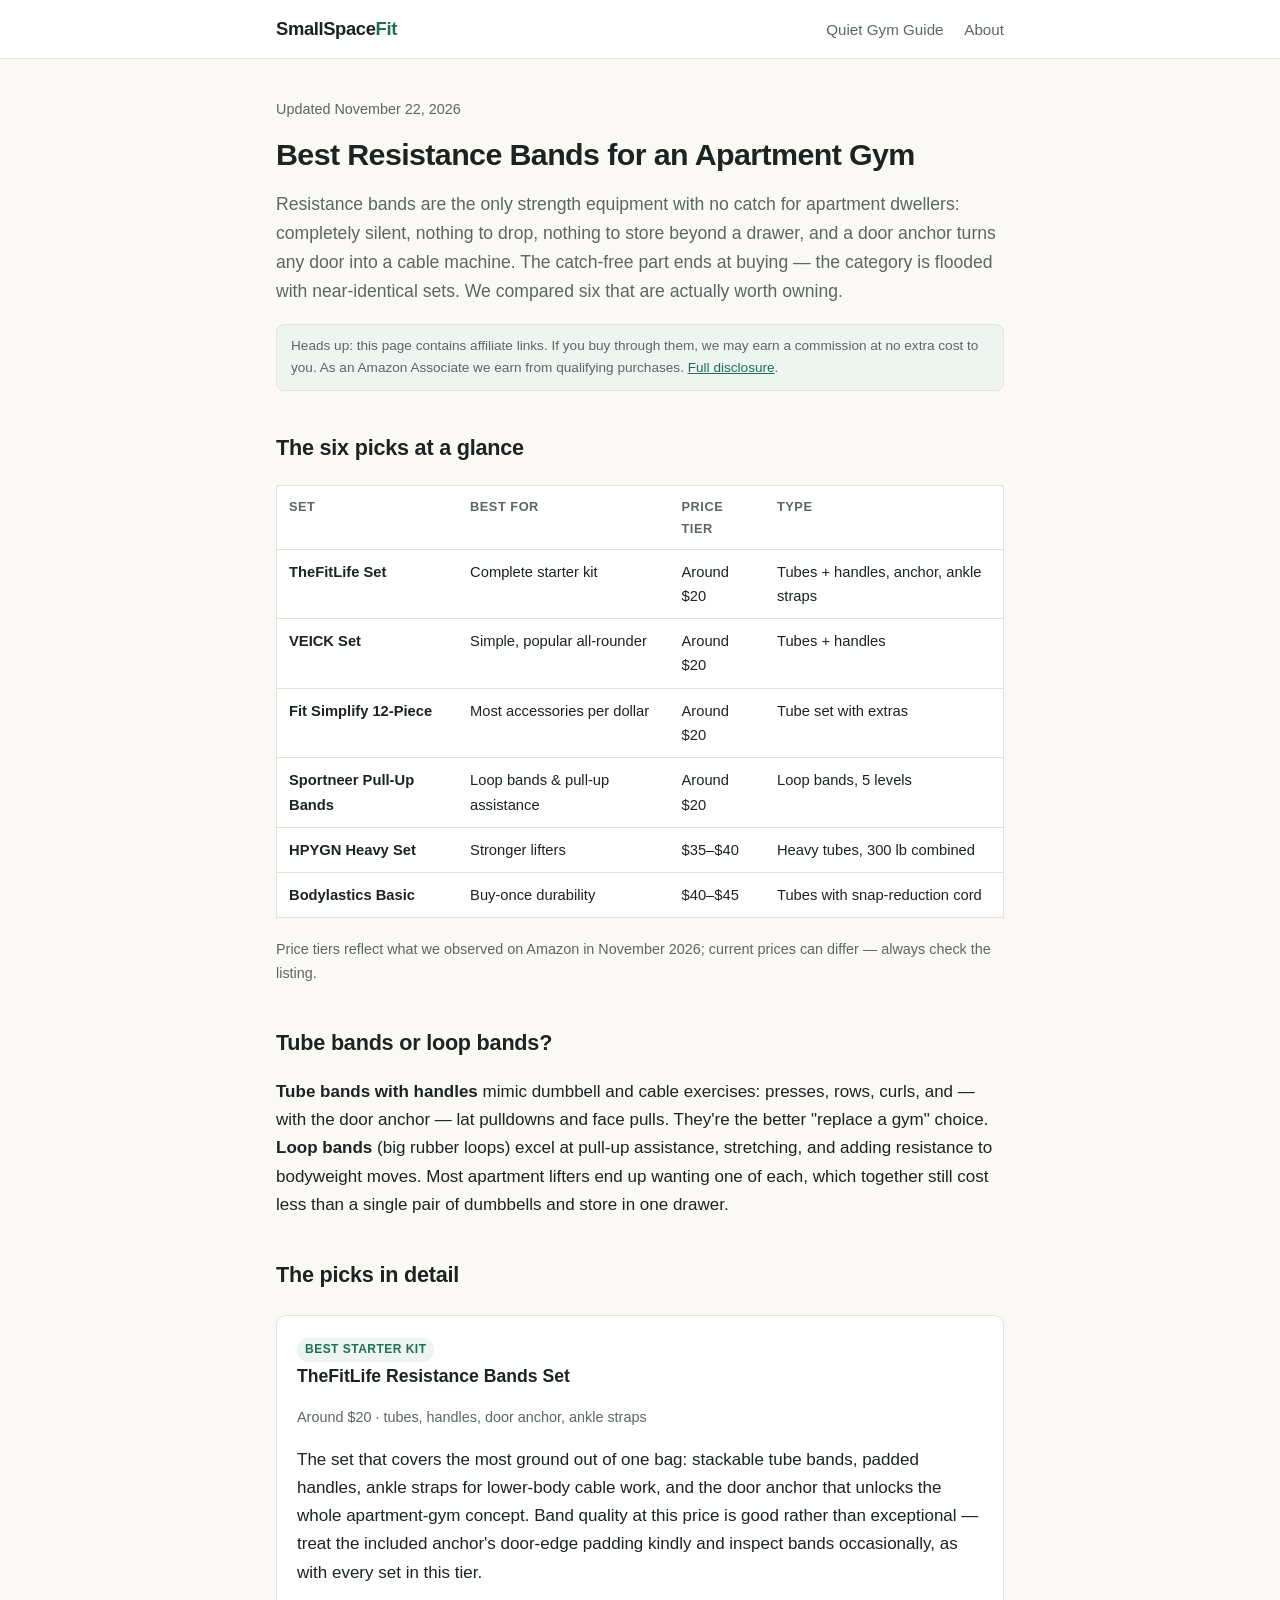
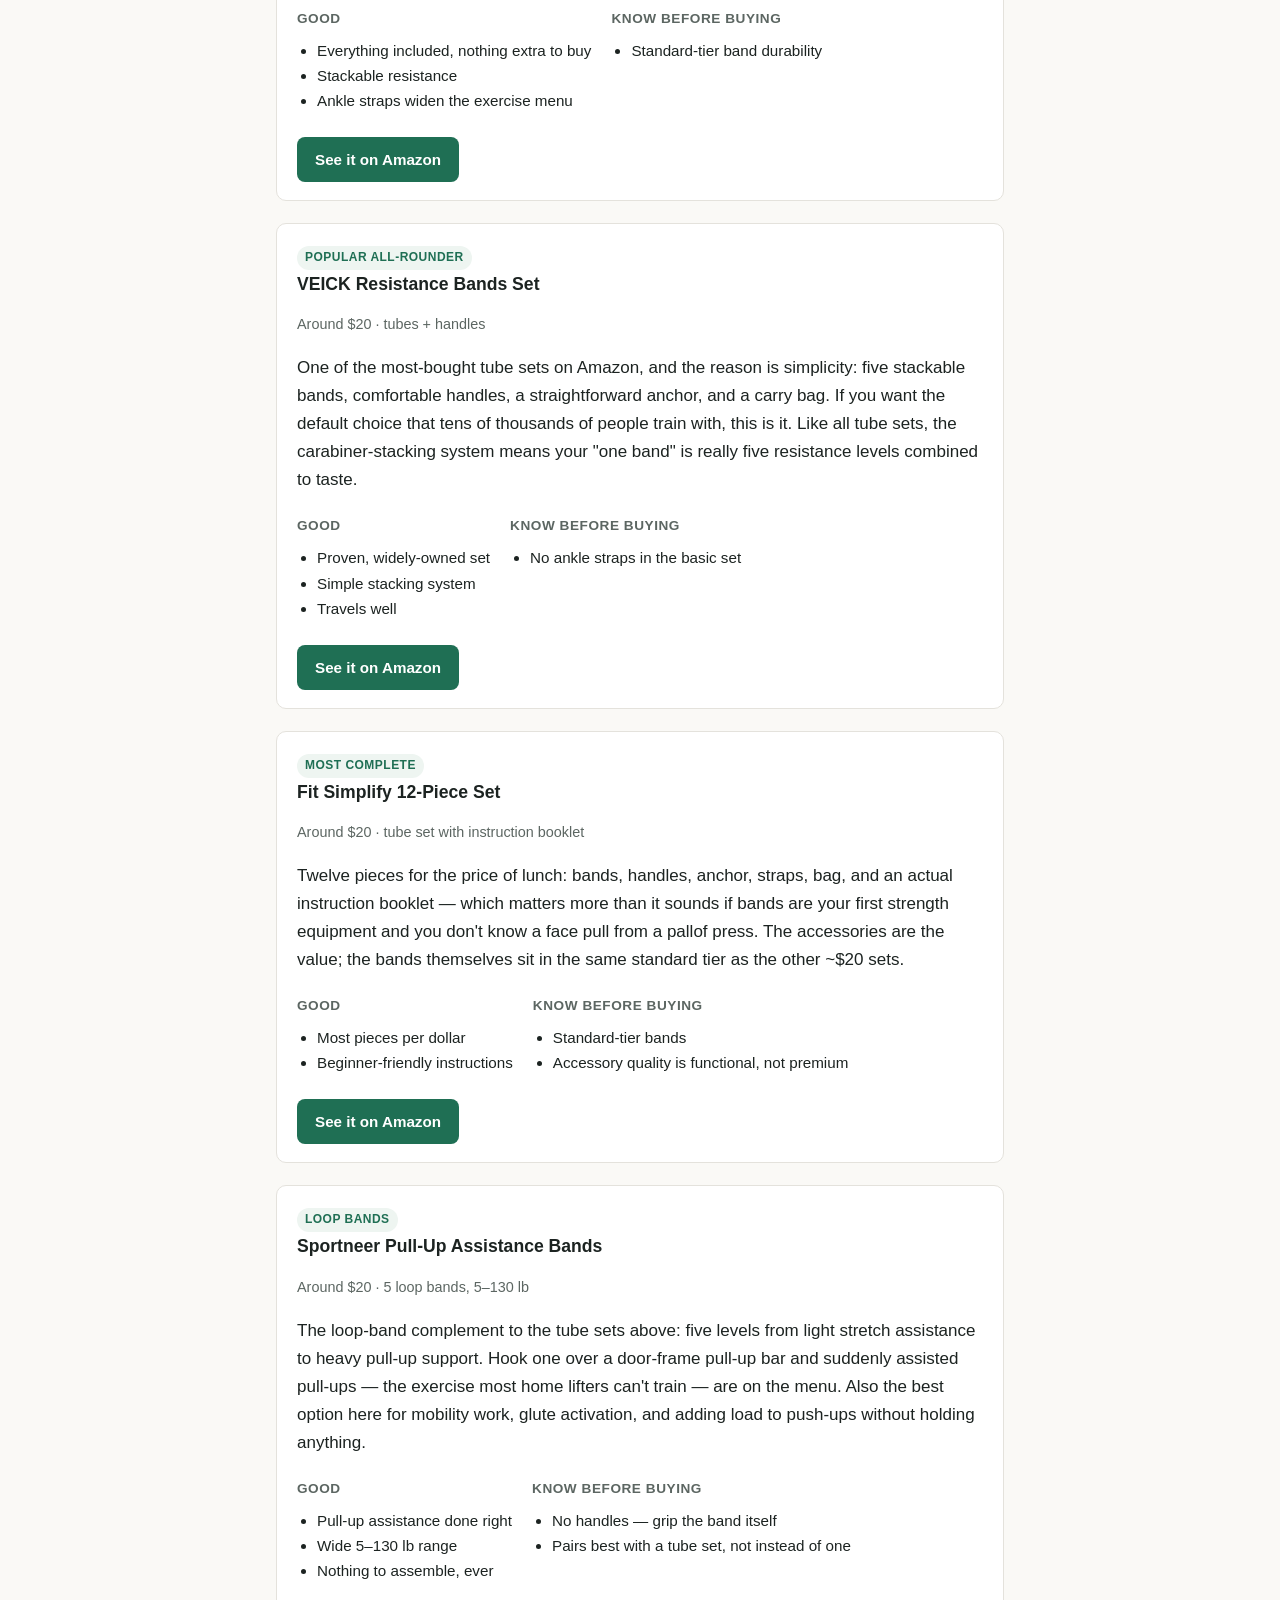
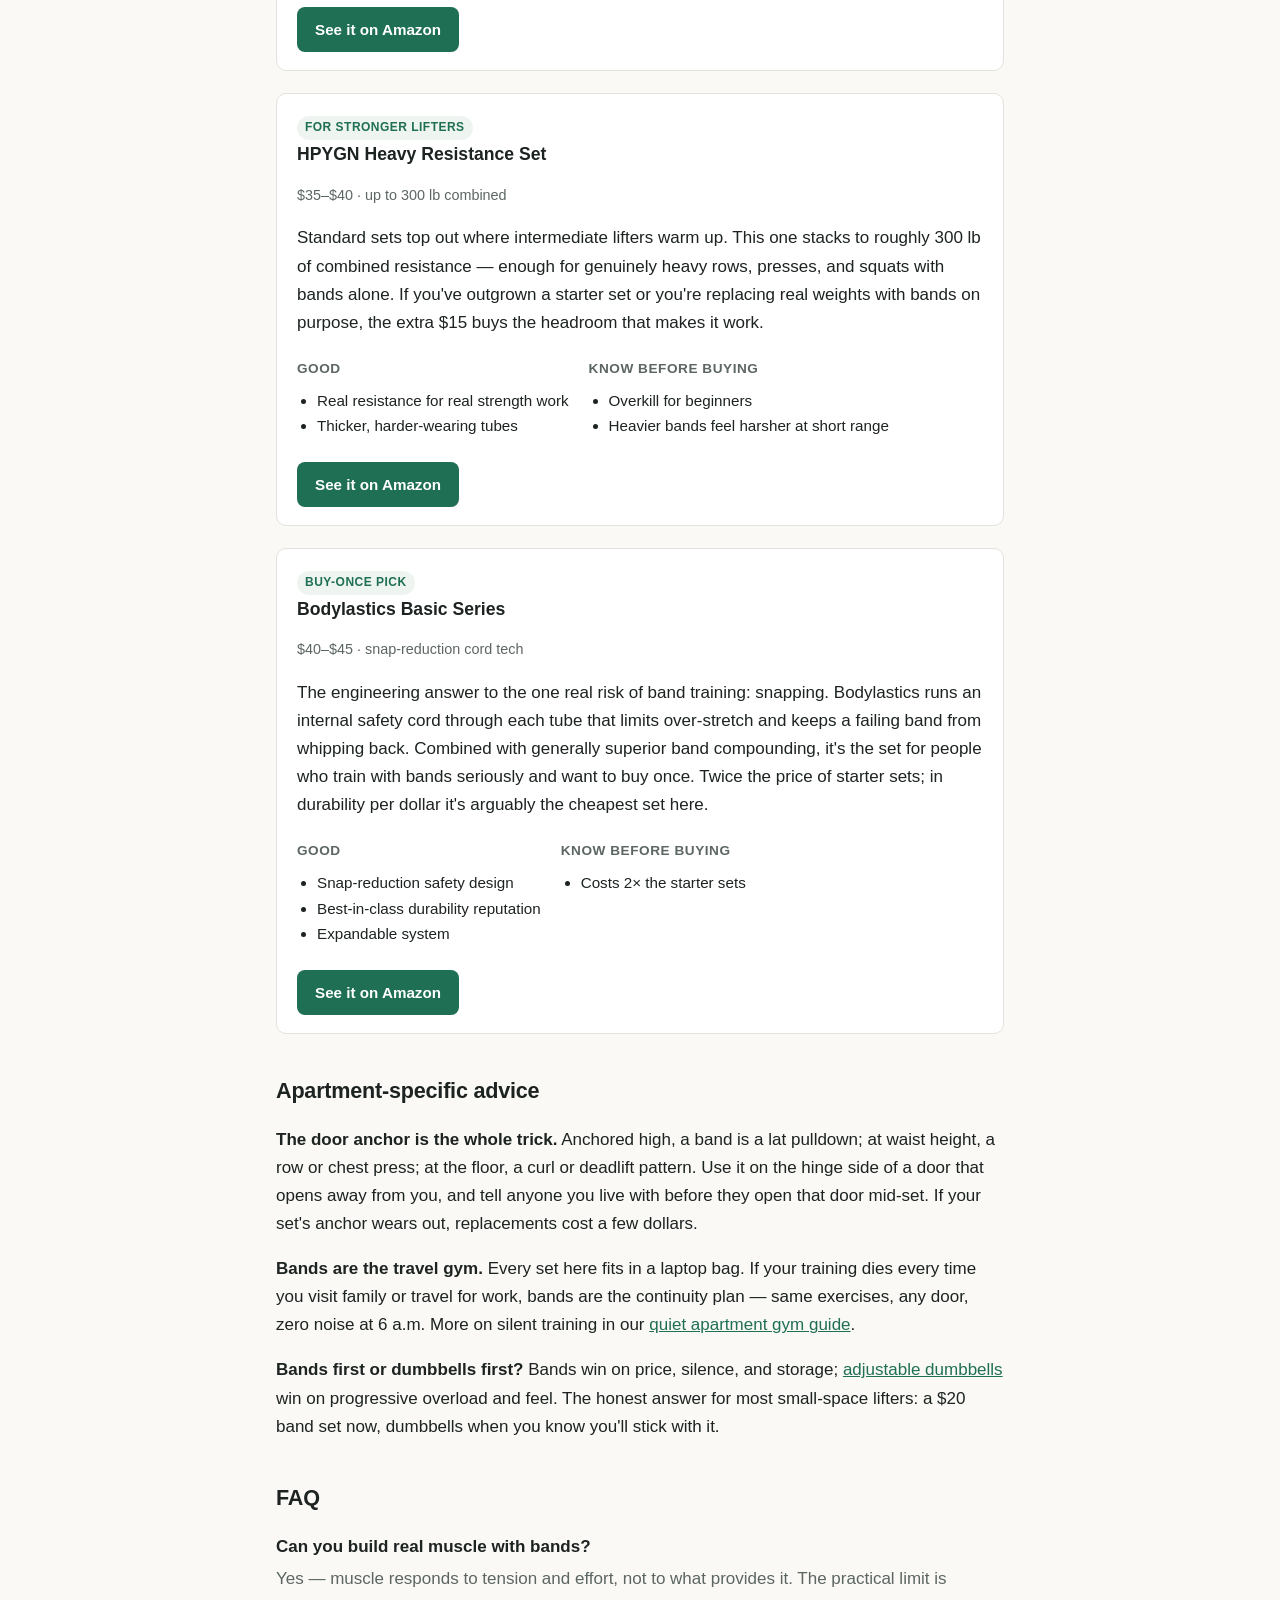
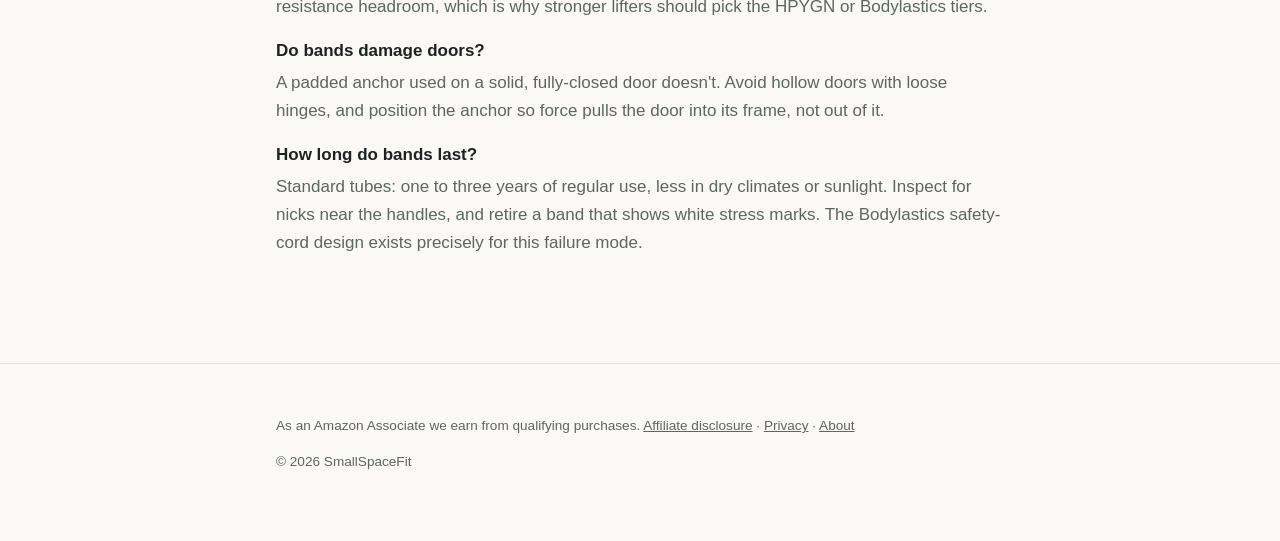
<file: best-resistance-bands-apartment-gym/index.html>
<!DOCTYPE html>
<html lang="en">
<head>
<meta charset="utf-8">
<meta name="viewport" content="width=device-width, initial-scale=1">
<title>Best Resistance Bands for an Apartment Gym (2026 Comparison)</title>
<meta name="description" content="Six resistance band sets compared for apartment training: tube vs. loop bands, door anchors, resistance range and durability — the silent home gym that fits in a drawer.">
<link rel="canonical" href="https://s-laszlos-afk.github.io/smallspacefit/best-resistance-bands-apartment-gym/">
<meta property="og:title" content="Best Resistance Bands for an Apartment Gym (2026 Comparison)">
<meta property="og:description" content="The silent home gym that fits in a drawer: six band sets compared.">
<meta property="og:type" content="article">
<link rel="stylesheet" href="../assets/style.css">
<script type="application/ld+json">
{
  "@context": "https://schema.org",
  "@type": "Article",
  "headline": "Best Resistance Bands for an Apartment Gym (2026 Comparison)",
  "datePublished": "2026-11-22",
  "dateModified": "2026-11-22",
  "author": { "@type": "Organization", "name": "SmallSpaceFit" }
}
</script>
</head>
<body>
<header class="site">
  <div class="site-inner">
    <a class="brand" href="../">SmallSpace<span>Fit</span></a>
    <nav class="main">
      <a href="../quiet-apartment-home-gym/">Quiet Gym Guide</a>
      <a href="../about/">About</a>
    </nav>
  </div>
</header>
<main>
  <p class="meta">Updated November 22, 2026</p>
  <h1>Best Resistance Bands for an Apartment Gym</h1>
  <p class="lead">Resistance bands are the only strength equipment with no catch for apartment dwellers: completely silent, nothing to drop, nothing to store beyond a drawer, and a door anchor turns any door into a cable machine. The catch-free part ends at buying — the category is flooded with near-identical sets. We compared six that are actually worth owning.</p>

  <div class="disclosure">Heads up: this page contains affiliate links. If you buy through them, we may earn a commission at no extra cost to you. As an Amazon Associate we earn from qualifying purchases. <a href="../affiliate-disclosure/">Full disclosure</a>.</div>

  <h2>The six picks at a glance</h2>
  <div class="table-wrap">
  <table>
    <tr><th>Set</th><th>Best for</th><th>Price tier</th><th>Type</th></tr>
    <tr><td><strong>TheFitLife Set</strong></td><td>Complete starter kit</td><td>Around $20</td><td>Tubes + handles, anchor, ankle straps</td></tr>
    <tr><td><strong>VEICK Set</strong></td><td>Simple, popular all-rounder</td><td>Around $20</td><td>Tubes + handles</td></tr>
    <tr><td><strong>Fit Simplify 12-Piece</strong></td><td>Most accessories per dollar</td><td>Around $20</td><td>Tube set with extras</td></tr>
    <tr><td><strong>Sportneer Pull-Up Bands</strong></td><td>Loop bands &amp; pull-up assistance</td><td>Around $20</td><td>Loop bands, 5 levels</td></tr>
    <tr><td><strong>HPYGN Heavy Set</strong></td><td>Stronger lifters</td><td>$35–$40</td><td>Heavy tubes, 300 lb combined</td></tr>
    <tr><td><strong>Bodylastics Basic</strong></td><td>Buy-once durability</td><td>$40–$45</td><td>Tubes with snap-reduction cord</td></tr>
  </table>
  </div>
  <p class="meta">Price tiers reflect what we observed on Amazon in November 2026; current prices can differ — always check the listing.</p>

  <h2>Tube bands or loop bands?</h2>
  <p><strong>Tube bands with handles</strong> mimic dumbbell and cable exercises: presses, rows, curls, and — with the door anchor — lat pulldowns and face pulls. They're the better "replace a gym" choice. <strong>Loop bands</strong> (big rubber loops) excel at pull-up assistance, stretching, and adding resistance to bodyweight moves. Most apartment lifters end up wanting one of each, which together still cost less than a single pair of dumbbells and store in one drawer.</p>

  <h2>The picks in detail</h2>

  <div class="product">
    <span class="badge">Best starter kit</span>
    <h3>TheFitLife Resistance Bands Set</h3>
    <p class="tier">Around $20 · tubes, handles, door anchor, ankle straps</p>
    <p>The set that covers the most ground out of one bag: stackable tube bands, padded handles, ankle straps for lower-body cable work, and the door anchor that unlocks the whole apartment-gym concept. Band quality at this price is good rather than exceptional — treat the included anchor's door-edge padding kindly and inspect bands occasionally, as with every set in this tier.</p>
    <div class="pros-cons">
      <div><strong>Good</strong><ul><li>Everything included, nothing extra to buy</li><li>Stackable resistance</li><li>Ankle straps widen the exercise menu</li></ul></div>
      <div><strong>Know before buying</strong><ul><li>Standard-tier band durability</li></ul></div>
    </div>
    <a class="buy" href="https://www.amazon.com/dp/B07KFSCD47/" rel="nofollow sponsored noopener" target="_blank">See it on Amazon</a>
  </div>

  <div class="product">
    <span class="badge">Popular all-rounder</span>
    <h3>VEICK Resistance Bands Set</h3>
    <p class="tier">Around $20 · tubes + handles</p>
    <p>One of the most-bought tube sets on Amazon, and the reason is simplicity: five stackable bands, comfortable handles, a straightforward anchor, and a carry bag. If you want the default choice that tens of thousands of people train with, this is it. Like all tube sets, the carabiner-stacking system means your "one band" is really five resistance levels combined to taste.</p>
    <div class="pros-cons">
      <div><strong>Good</strong><ul><li>Proven, widely-owned set</li><li>Simple stacking system</li><li>Travels well</li></ul></div>
      <div><strong>Know before buying</strong><ul><li>No ankle straps in the basic set</li></ul></div>
    </div>
    <a class="buy" href="https://www.amazon.com/dp/B086X4PN48/" rel="nofollow sponsored noopener" target="_blank">See it on Amazon</a>
  </div>

  <div class="product">
    <span class="badge">Most complete</span>
    <h3>Fit Simplify 12-Piece Set</h3>
    <p class="tier">Around $20 · tube set with instruction booklet</p>
    <p>Twelve pieces for the price of lunch: bands, handles, anchor, straps, bag, and an actual instruction booklet — which matters more than it sounds if bands are your first strength equipment and you don't know a face pull from a pallof press. The accessories are the value; the bands themselves sit in the same standard tier as the other ~$20 sets.</p>
    <div class="pros-cons">
      <div><strong>Good</strong><ul><li>Most pieces per dollar</li><li>Beginner-friendly instructions</li></ul></div>
      <div><strong>Know before buying</strong><ul><li>Standard-tier bands</li><li>Accessory quality is functional, not premium</li></ul></div>
    </div>
    <a class="buy" href="https://www.amazon.com/dp/B01KS6DZ34/" rel="nofollow sponsored noopener" target="_blank">See it on Amazon</a>
  </div>

  <div class="product">
    <span class="badge">Loop bands</span>
    <h3>Sportneer Pull-Up Assistance Bands</h3>
    <p class="tier">Around $20 · 5 loop bands, 5–130 lb</p>
    <p>The loop-band complement to the tube sets above: five levels from light stretch assistance to heavy pull-up support. Hook one over a door-frame pull-up bar and suddenly assisted pull-ups — the exercise most home lifters can't train — are on the menu. Also the best option here for mobility work, glute activation, and adding load to push-ups without holding anything.</p>
    <div class="pros-cons">
      <div><strong>Good</strong><ul><li>Pull-up assistance done right</li><li>Wide 5–130 lb range</li><li>Nothing to assemble, ever</li></ul></div>
      <div><strong>Know before buying</strong><ul><li>No handles — grip the band itself</li><li>Pairs best with a tube set, not instead of one</li></ul></div>
    </div>
    <a class="buy" href="https://www.amazon.com/dp/B0B5D5CTW2/" rel="nofollow sponsored noopener" target="_blank">See it on Amazon</a>
  </div>

  <div class="product">
    <span class="badge">For stronger lifters</span>
    <h3>HPYGN Heavy Resistance Set</h3>
    <p class="tier">$35–$40 · up to 300 lb combined</p>
    <p>Standard sets top out where intermediate lifters warm up. This one stacks to roughly 300 lb of combined resistance — enough for genuinely heavy rows, presses, and squats with bands alone. If you've outgrown a starter set or you're replacing real weights with bands on purpose, the extra $15 buys the headroom that makes it work.</p>
    <div class="pros-cons">
      <div><strong>Good</strong><ul><li>Real resistance for real strength work</li><li>Thicker, harder-wearing tubes</li></ul></div>
      <div><strong>Know before buying</strong><ul><li>Overkill for beginners</li><li>Heavier bands feel harsher at short range</li></ul></div>
    </div>
    <a class="buy" href="https://www.amazon.com/dp/B0B1V8NKJM/" rel="nofollow sponsored noopener" target="_blank">See it on Amazon</a>
  </div>

  <div class="product">
    <span class="badge">Buy-once pick</span>
    <h3>Bodylastics Basic Series</h3>
    <p class="tier">$40–$45 · snap-reduction cord tech</p>
    <p>The engineering answer to the one real risk of band training: snapping. Bodylastics runs an internal safety cord through each tube that limits over-stretch and keeps a failing band from whipping back. Combined with generally superior band compounding, it's the set for people who train with bands seriously and want to buy once. Twice the price of starter sets; in durability per dollar it's arguably the cheapest set here.</p>
    <div class="pros-cons">
      <div><strong>Good</strong><ul><li>Snap-reduction safety design</li><li>Best-in-class durability reputation</li><li>Expandable system</li></ul></div>
      <div><strong>Know before buying</strong><ul><li>Costs 2× the starter sets</li></ul></div>
    </div>
    <a class="buy" href="https://www.amazon.com/dp/B006NZZH18/" rel="nofollow sponsored noopener" target="_blank">See it on Amazon</a>
  </div>

  <h2>Apartment-specific advice</h2>
  <p><strong>The door anchor is the whole trick.</strong> Anchored high, a band is a lat pulldown; at waist height, a row or chest press; at the floor, a curl or deadlift pattern. Use it on the hinge side of a door that opens away from you, and tell anyone you live with before they open that door mid-set. If your set's anchor wears out, replacements cost a few dollars.</p>
    <p><strong>Bands are the travel gym.</strong> Every set here fits in a laptop bag. If your training dies every time you visit family or travel for work, bands are the continuity plan — same exercises, any door, zero noise at 6 a.m. More on silent training in our <a href="../quiet-apartment-home-gym/">quiet apartment gym guide</a>.</p>
  <p><strong>Bands first or dumbbells first?</strong> Bands win on price, silence, and storage; <a href="../best-adjustable-dumbbells-small-spaces/">adjustable dumbbells</a> win on progressive overload and feel. The honest answer for most small-space lifters: a $20 band set now, dumbbells when you know you'll stick with it.</p>

  <h2>FAQ</h2>
  <dl class="faq">
    <dt>Can you build real muscle with bands?</dt>
    <dd>Yes — muscle responds to tension and effort, not to what provides it. The practical limit is resistance headroom, which is why stronger lifters should pick the HPYGN or Bodylastics tiers.</dd>
    <dt>Do bands damage doors?</dt>
    <dd>A padded anchor used on a solid, fully-closed door doesn't. Avoid hollow doors with loose hinges, and position the anchor so force pulls the door into its frame, not out of it.</dd>
    <dt>How long do bands last?</dt>
    <dd>Standard tubes: one to three years of regular use, less in dry climates or sunlight. Inspect for nicks near the handles, and retire a band that shows white stress marks. The Bodylastics safety-cord design exists precisely for this failure mode.</dd>
  </dl>
</main>
<footer class="site">
  <div class="site-inner">
    <p>As an Amazon Associate we earn from qualifying purchases. <a href="../affiliate-disclosure/">Affiliate disclosure</a> · <a href="../privacy/">Privacy</a> · <a href="../about/">About</a></p>
    <p>© <span id="year">2026</span> SmallSpaceFit</p>
  </div>
</footer>
<script src="../assets/site.js"></script>
</body>
</html>
</file>
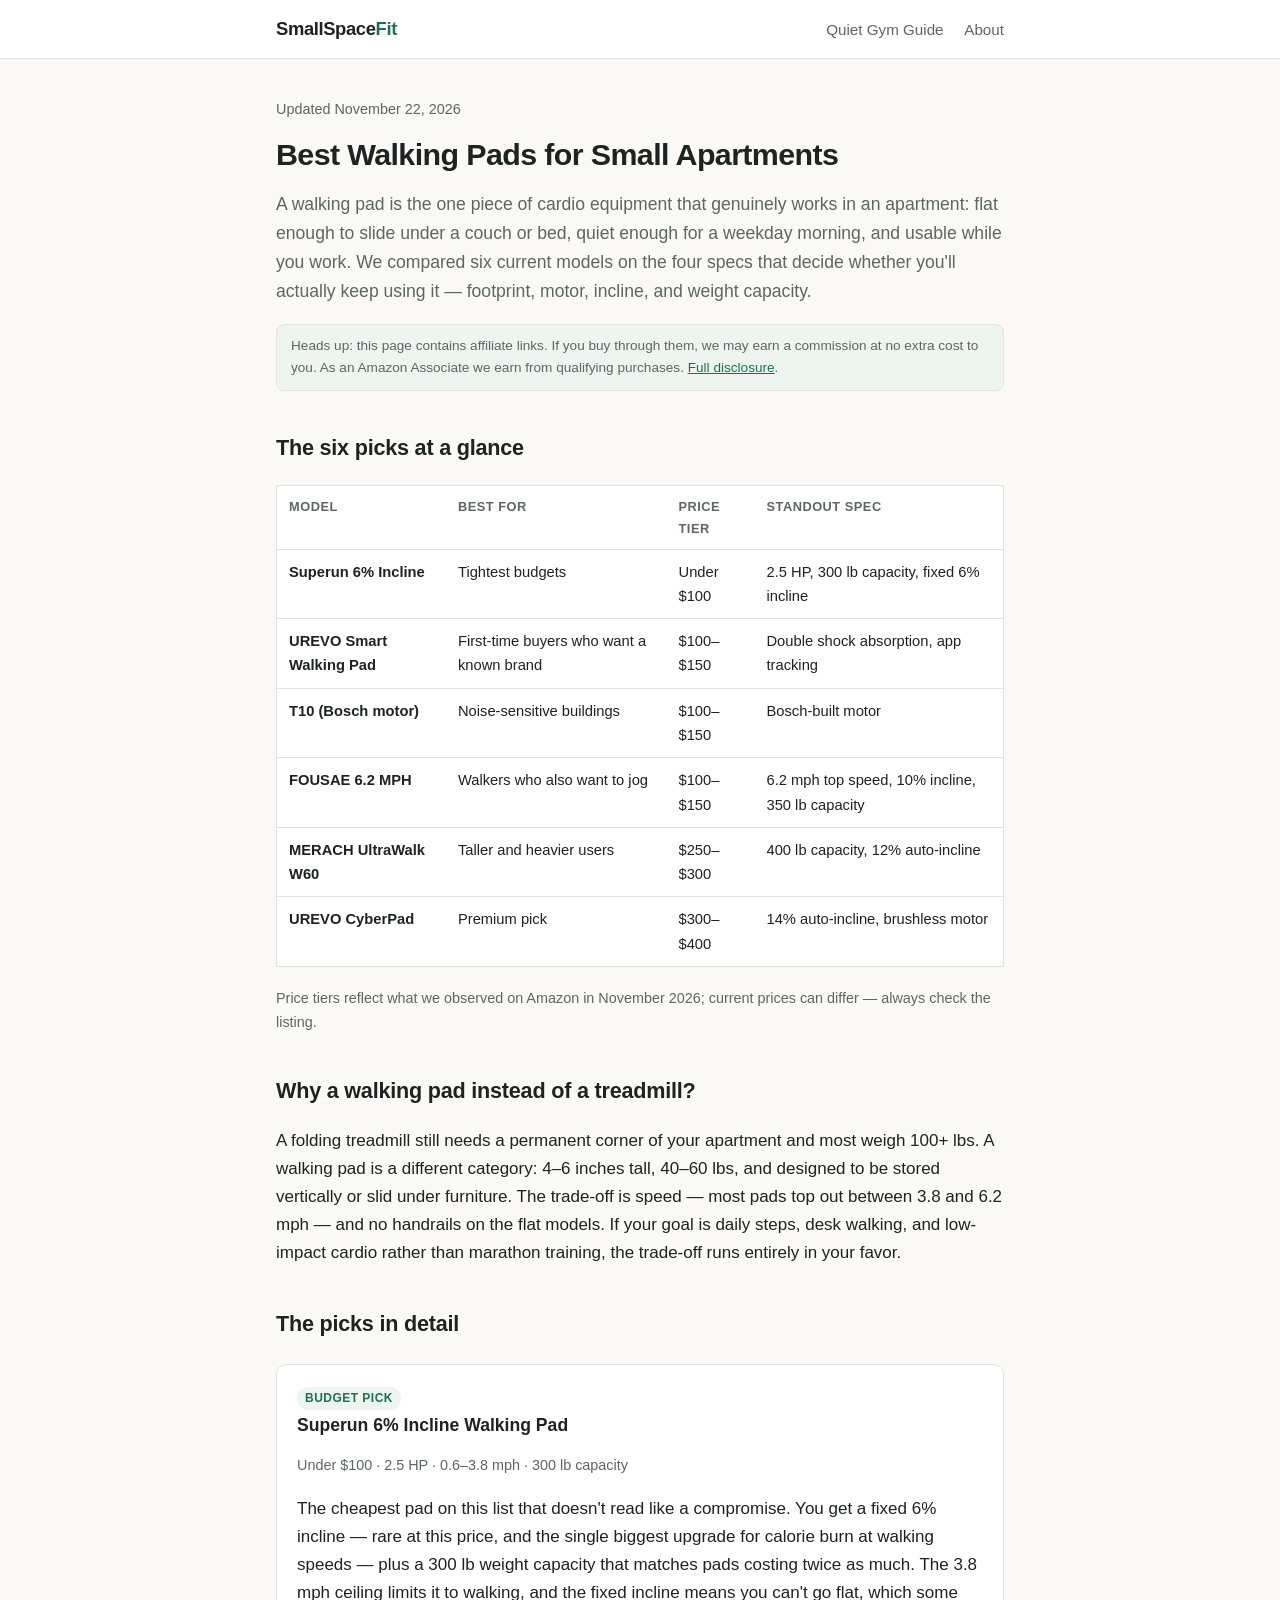
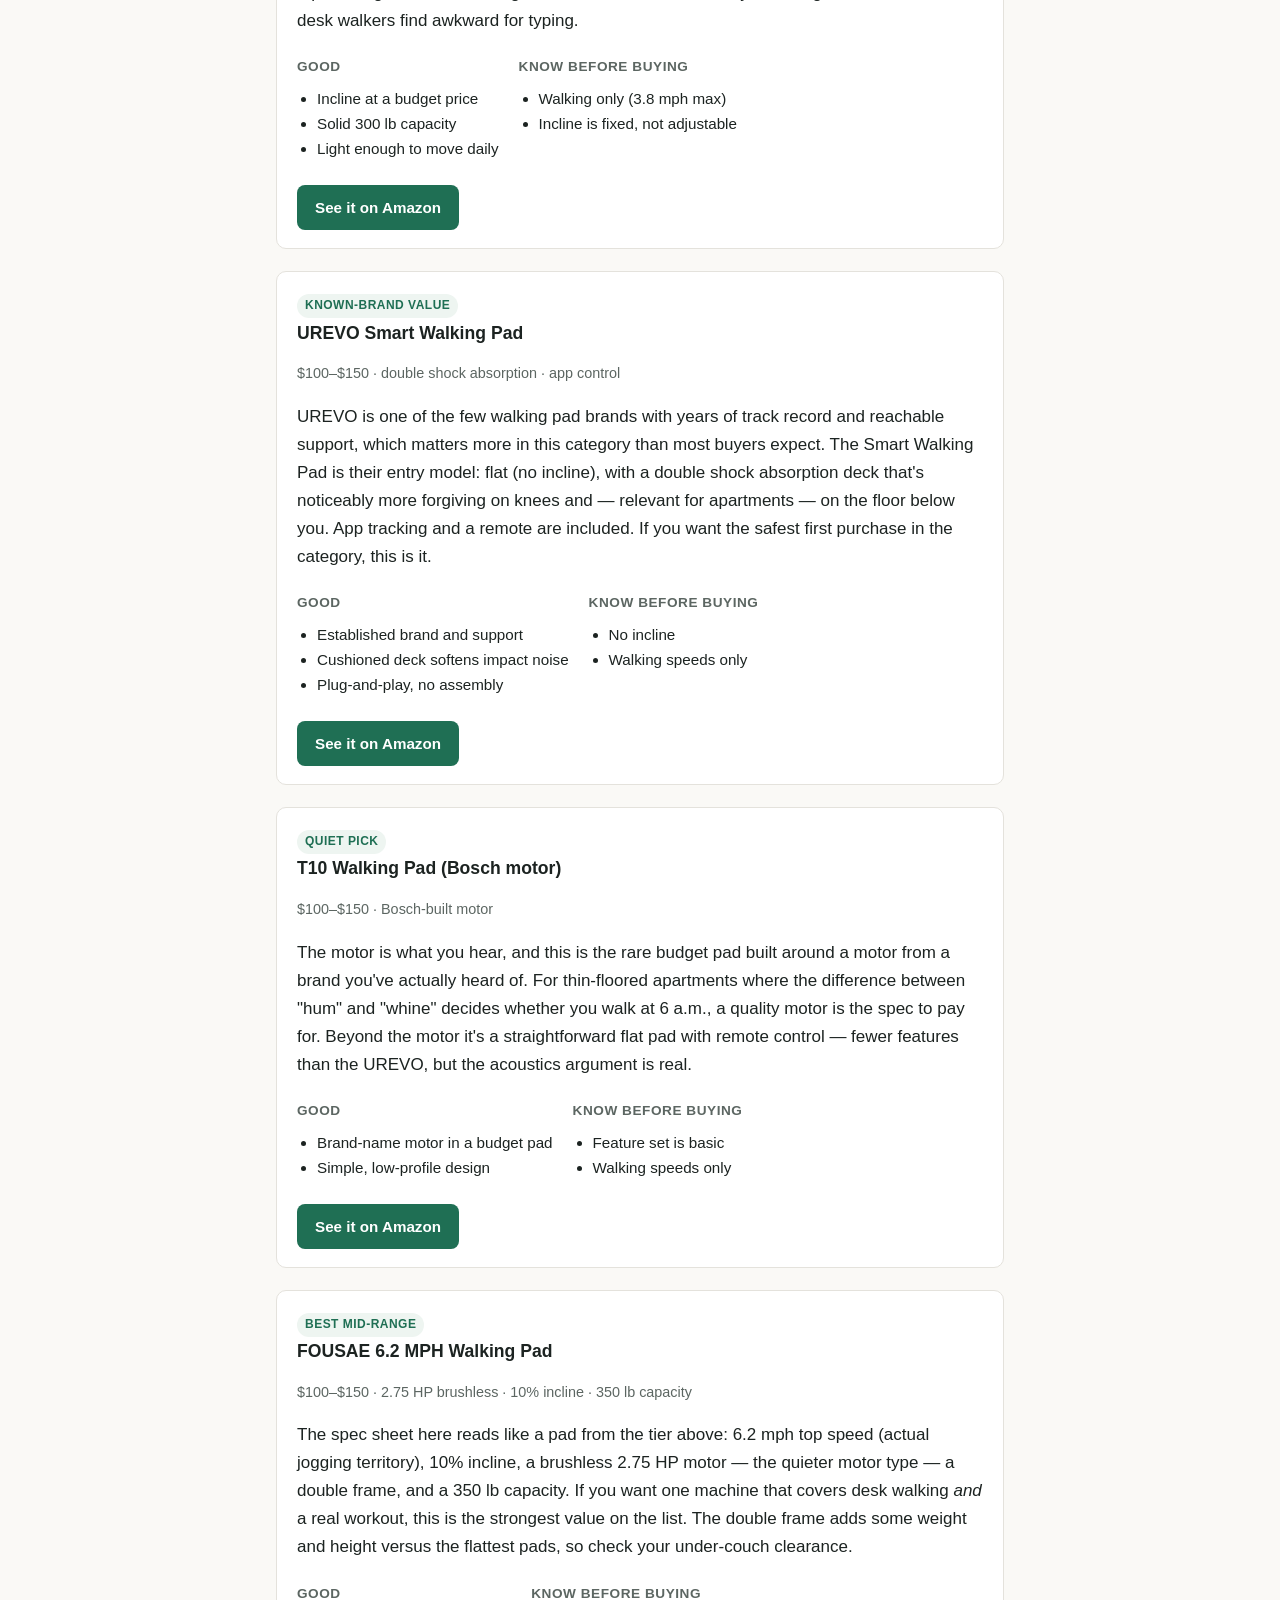
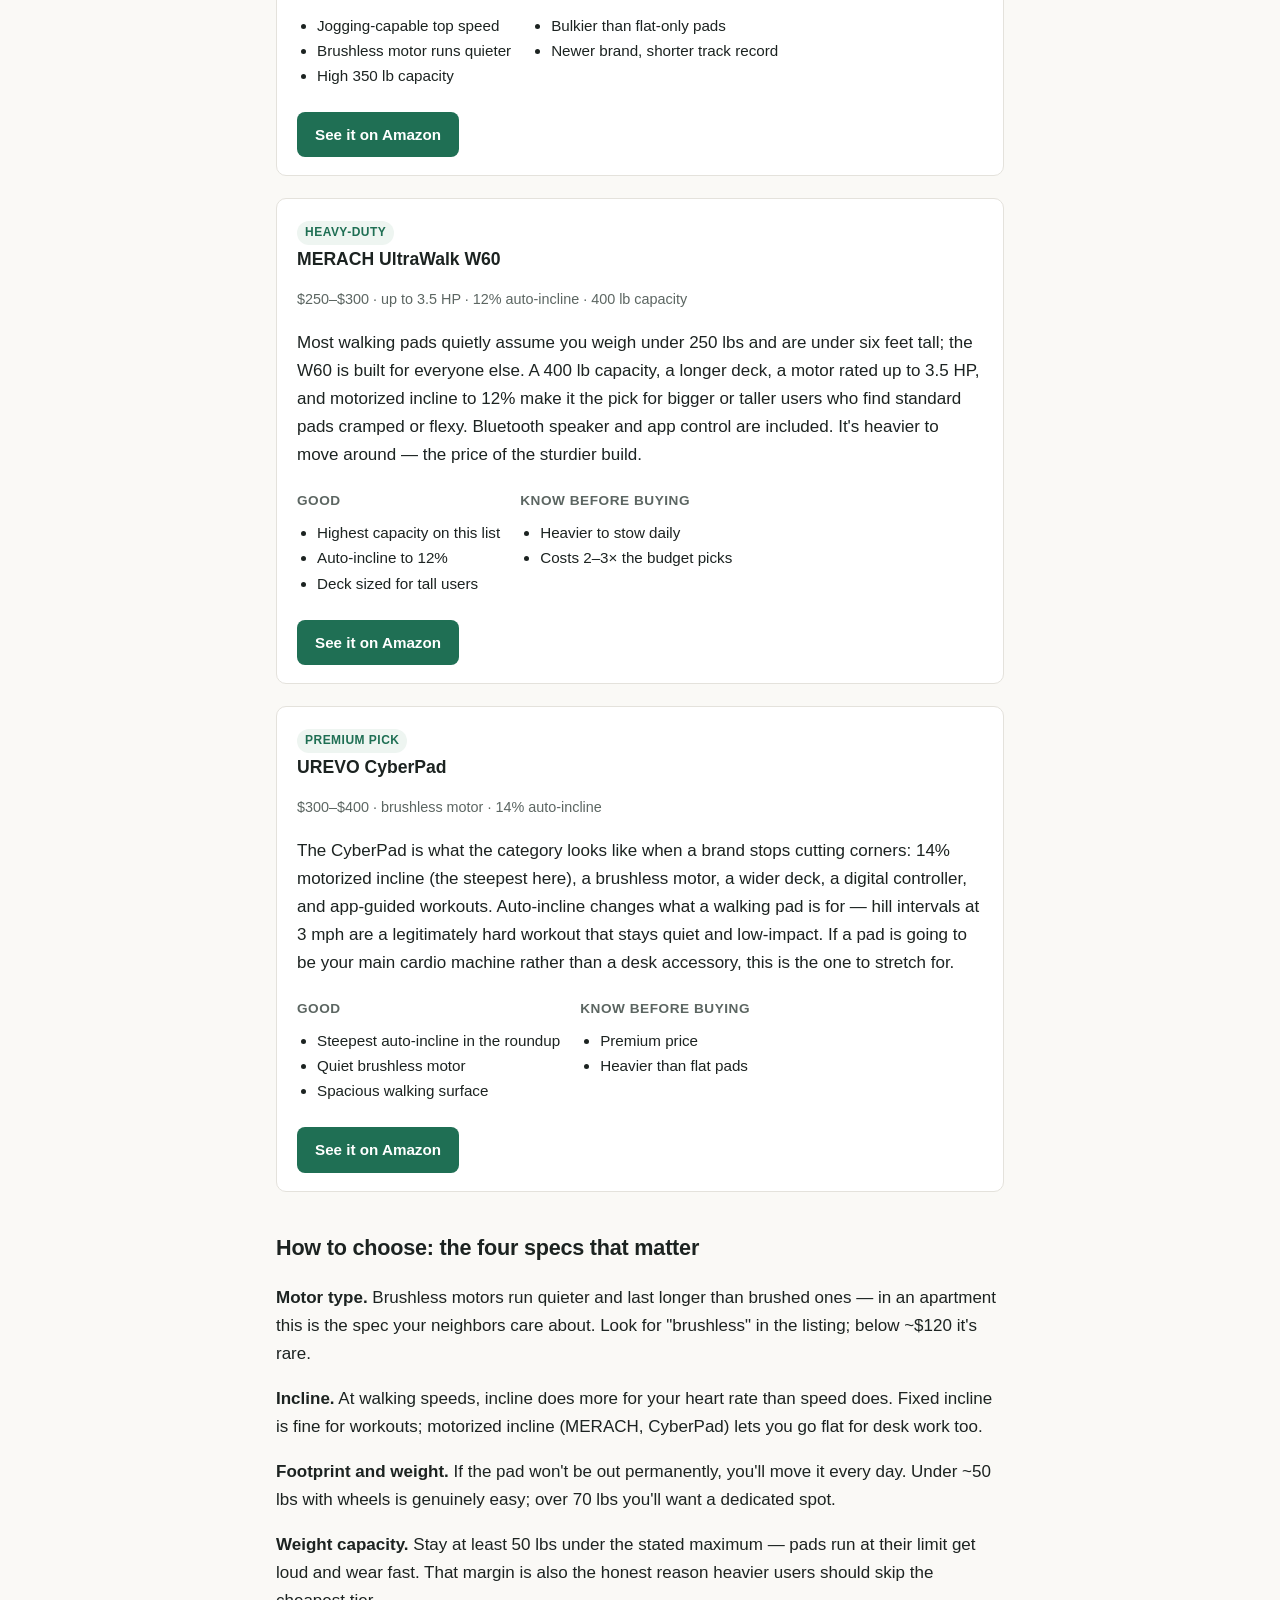
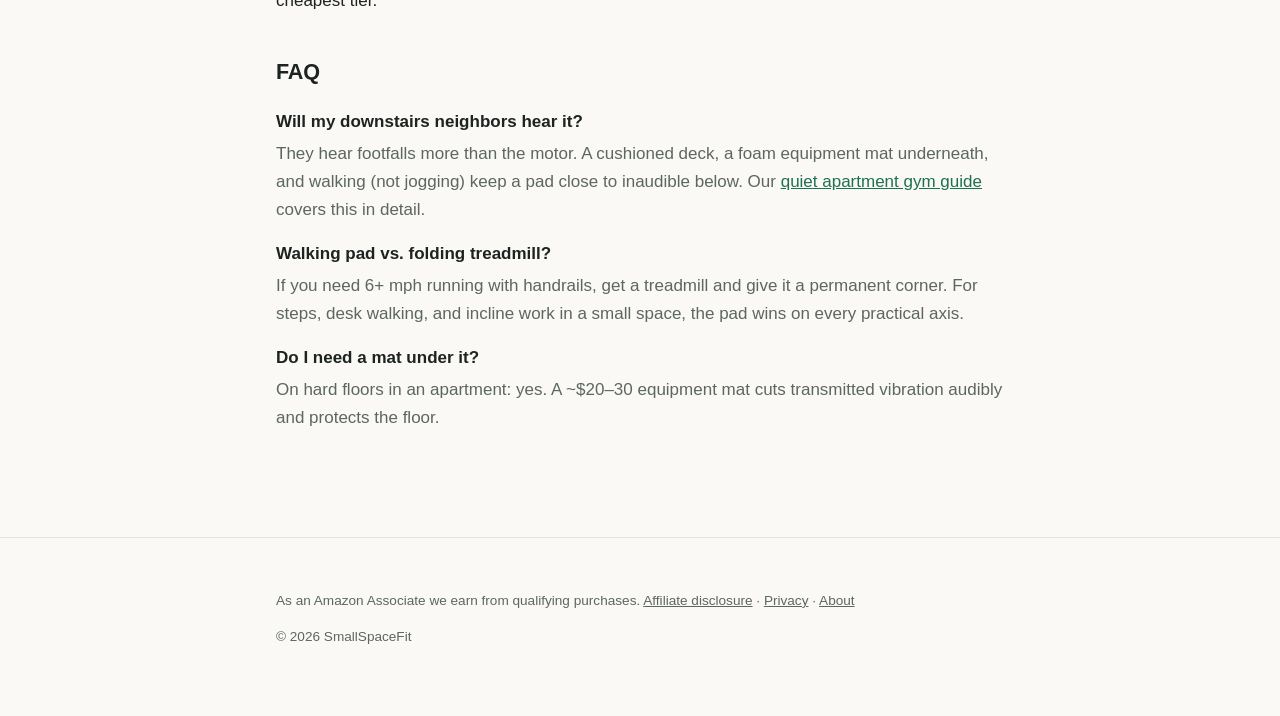
<file: best-walking-pads-small-apartments/index.html>
<!DOCTYPE html>
<html lang="en">
<head>
<meta charset="utf-8">
<meta name="viewport" content="width=device-width, initial-scale=1">
<title>Best Walking Pads for Small Apartments (2026 Comparison)</title>
<meta name="description" content="Six under-desk walking pads compared for small apartments: footprint, motor noise, incline, and weight capacity — from a sub-$100 budget pick to premium auto-incline.">
<link rel="canonical" href="https://s-laszlos-afk.github.io/smallspacefit/best-walking-pads-small-apartments/">
<meta property="og:title" content="Best Walking Pads for Small Apartments (2026 Comparison)">
<meta property="og:description" content="Six walking pads compared on the specs that matter in an apartment: footprint, noise, incline, capacity.">
<meta property="og:type" content="article">
<link rel="stylesheet" href="../assets/style.css">
<script type="application/ld+json">
{
  "@context": "https://schema.org",
  "@type": "Article",
  "headline": "Best Walking Pads for Small Apartments (2026 Comparison)",
  "datePublished": "2026-11-22",
  "dateModified": "2026-11-22",
  "author": { "@type": "Organization", "name": "SmallSpaceFit" }
}
</script>
</head>
<body>
<header class="site">
  <div class="site-inner">
    <a class="brand" href="../">SmallSpace<span>Fit</span></a>
    <nav class="main">
      <a href="../quiet-apartment-home-gym/">Quiet Gym Guide</a>
      <a href="../about/">About</a>
    </nav>
  </div>
</header>
<main>
  <p class="meta">Updated November 22, 2026</p>
  <h1>Best Walking Pads for Small Apartments</h1>
  <p class="lead">A walking pad is the one piece of cardio equipment that genuinely works in an apartment: flat enough to slide under a couch or bed, quiet enough for a weekday morning, and usable while you work. We compared six current models on the four specs that decide whether you'll actually keep using it — footprint, motor, incline, and weight capacity.</p>

  <div class="disclosure">Heads up: this page contains affiliate links. If you buy through them, we may earn a commission at no extra cost to you. As an Amazon Associate we earn from qualifying purchases. <a href="../affiliate-disclosure/">Full disclosure</a>.</div>

  <h2>The six picks at a glance</h2>
  <div class="table-wrap">
  <table>
    <tr><th>Model</th><th>Best for</th><th>Price tier</th><th>Standout spec</th></tr>
    <tr><td><strong>Superun 6% Incline</strong></td><td>Tightest budgets</td><td>Under $100</td><td>2.5 HP, 300 lb capacity, fixed 6% incline</td></tr>
    <tr><td><strong>UREVO Smart Walking Pad</strong></td><td>First-time buyers who want a known brand</td><td>$100–$150</td><td>Double shock absorption, app tracking</td></tr>
    <tr><td><strong>T10 (Bosch motor)</strong></td><td>Noise-sensitive buildings</td><td>$100–$150</td><td>Bosch-built motor</td></tr>
    <tr><td><strong>FOUSAE 6.2 MPH</strong></td><td>Walkers who also want to jog</td><td>$100–$150</td><td>6.2 mph top speed, 10% incline, 350 lb capacity</td></tr>
    <tr><td><strong>MERACH UltraWalk W60</strong></td><td>Taller and heavier users</td><td>$250–$300</td><td>400 lb capacity, 12% auto-incline</td></tr>
    <tr><td><strong>UREVO CyberPad</strong></td><td>Premium pick</td><td>$300–$400</td><td>14% auto-incline, brushless motor</td></tr>
  </table>
  </div>
  <p class="meta">Price tiers reflect what we observed on Amazon in November 2026; current prices can differ — always check the listing.</p>

  <h2>Why a walking pad instead of a treadmill?</h2>
  <p>A folding treadmill still needs a permanent corner of your apartment and most weigh 100+ lbs. A walking pad is a different category: 4–6 inches tall, 40–60 lbs, and designed to be stored vertically or slid under furniture. The trade-off is speed — most pads top out between 3.8 and 6.2 mph — and no handrails on the flat models. If your goal is daily steps, desk walking, and low-impact cardio rather than marathon training, the trade-off runs entirely in your favor.</p>

  <h2>The picks in detail</h2>

  <div class="product">
    <span class="badge">Budget pick</span>
    <h3>Superun 6% Incline Walking Pad</h3>
    <p class="tier">Under $100 · 2.5 HP · 0.6–3.8 mph · 300 lb capacity</p>
    <p>The cheapest pad on this list that doesn't read like a compromise. You get a fixed 6% incline — rare at this price, and the single biggest upgrade for calorie burn at walking speeds — plus a 300 lb weight capacity that matches pads costing twice as much. The 3.8 mph ceiling limits it to walking, and the fixed incline means you can't go flat, which some desk walkers find awkward for typing.</p>
    <div class="pros-cons">
      <div><strong>Good</strong><ul><li>Incline at a budget price</li><li>Solid 300 lb capacity</li><li>Light enough to move daily</li></ul></div>
      <div><strong>Know before buying</strong><ul><li>Walking only (3.8 mph max)</li><li>Incline is fixed, not adjustable</li></ul></div>
    </div>
    <a class="buy" href="https://www.amazon.com/dp/B0H754VF9V/" rel="nofollow sponsored noopener" target="_blank">See it on Amazon</a>
  </div>

  <div class="product">
    <span class="badge">Known-brand value</span>
    <h3>UREVO Smart Walking Pad</h3>
    <p class="tier">$100–$150 · double shock absorption · app control</p>
    <p>UREVO is one of the few walking pad brands with years of track record and reachable support, which matters more in this category than most buyers expect. The Smart Walking Pad is their entry model: flat (no incline), with a double shock absorption deck that's noticeably more forgiving on knees and — relevant for apartments — on the floor below you. App tracking and a remote are included. If you want the safest first purchase in the category, this is it.</p>
    <div class="pros-cons">
      <div><strong>Good</strong><ul><li>Established brand and support</li><li>Cushioned deck softens impact noise</li><li>Plug-and-play, no assembly</li></ul></div>
      <div><strong>Know before buying</strong><ul><li>No incline</li><li>Walking speeds only</li></ul></div>
    </div>
    <a class="buy" href="https://www.amazon.com/dp/B097BKS6Z9/" rel="nofollow sponsored noopener" target="_blank">See it on Amazon</a>
  </div>

  <div class="product">
    <span class="badge">Quiet pick</span>
    <h3>T10 Walking Pad (Bosch motor)</h3>
    <p class="tier">$100–$150 · Bosch-built motor</p>
    <p>The motor is what you hear, and this is the rare budget pad built around a motor from a brand you've actually heard of. For thin-floored apartments where the difference between "hum" and "whine" decides whether you walk at 6 a.m., a quality motor is the spec to pay for. Beyond the motor it's a straightforward flat pad with remote control — fewer features than the UREVO, but the acoustics argument is real.</p>
    <div class="pros-cons">
      <div><strong>Good</strong><ul><li>Brand-name motor in a budget pad</li><li>Simple, low-profile design</li></ul></div>
      <div><strong>Know before buying</strong><ul><li>Feature set is basic</li><li>Walking speeds only</li></ul></div>
    </div>
    <a class="buy" href="https://www.amazon.com/dp/B0GJZGT7LH/" rel="nofollow sponsored noopener" target="_blank">See it on Amazon</a>
  </div>

  <div class="product">
    <span class="badge">Best mid-range</span>
    <h3>FOUSAE 6.2 MPH Walking Pad</h3>
    <p class="tier">$100–$150 · 2.75 HP brushless · 10% incline · 350 lb capacity</p>
    <p>The spec sheet here reads like a pad from the tier above: 6.2 mph top speed (actual jogging territory), 10% incline, a brushless 2.75 HP motor — the quieter motor type — a double frame, and a 350 lb capacity. If you want one machine that covers desk walking <em>and</em> a real workout, this is the strongest value on the list. The double frame adds some weight and height versus the flattest pads, so check your under-couch clearance.</p>
    <div class="pros-cons">
      <div><strong>Good</strong><ul><li>Jogging-capable top speed</li><li>Brushless motor runs quieter</li><li>High 350 lb capacity</li></ul></div>
      <div><strong>Know before buying</strong><ul><li>Bulkier than flat-only pads</li><li>Newer brand, shorter track record</li></ul></div>
    </div>
    <a class="buy" href="https://www.amazon.com/dp/B0H6P1JDH9/" rel="nofollow sponsored noopener" target="_blank">See it on Amazon</a>
  </div>

  <div class="product">
    <span class="badge">Heavy-duty</span>
    <h3>MERACH UltraWalk W60</h3>
    <p class="tier">$250–$300 · up to 3.5 HP · 12% auto-incline · 400 lb capacity</p>
    <p>Most walking pads quietly assume you weigh under 250 lbs and are under six feet tall; the W60 is built for everyone else. A 400 lb capacity, a longer deck, a motor rated up to 3.5 HP, and motorized incline to 12% make it the pick for bigger or taller users who find standard pads cramped or flexy. Bluetooth speaker and app control are included. It's heavier to move around — the price of the sturdier build.</p>
    <div class="pros-cons">
      <div><strong>Good</strong><ul><li>Highest capacity on this list</li><li>Auto-incline to 12%</li><li>Deck sized for tall users</li></ul></div>
      <div><strong>Know before buying</strong><ul><li>Heavier to stow daily</li><li>Costs 2–3× the budget picks</li></ul></div>
    </div>
    <a class="buy" href="https://www.amazon.com/dp/B0H1WZJX6S/" rel="nofollow sponsored noopener" target="_blank">See it on Amazon</a>
  </div>

  <div class="product">
    <span class="badge">Premium pick</span>
    <h3>UREVO CyberPad</h3>
    <p class="tier">$300–$400 · brushless motor · 14% auto-incline</p>
    <p>The CyberPad is what the category looks like when a brand stops cutting corners: 14% motorized incline (the steepest here), a brushless motor, a wider deck, a digital controller, and app-guided workouts. Auto-incline changes what a walking pad is for — hill intervals at 3 mph are a legitimately hard workout that stays quiet and low-impact. If a pad is going to be your main cardio machine rather than a desk accessory, this is the one to stretch for.</p>
    <div class="pros-cons">
      <div><strong>Good</strong><ul><li>Steepest auto-incline in the roundup</li><li>Quiet brushless motor</li><li>Spacious walking surface</li></ul></div>
      <div><strong>Know before buying</strong><ul><li>Premium price</li><li>Heavier than flat pads</li></ul></div>
    </div>
    <a class="buy" href="https://www.amazon.com/dp/B0F6LJGZ12/" rel="nofollow sponsored noopener" target="_blank">See it on Amazon</a>
  </div>

  <h2>How to choose: the four specs that matter</h2>
  <p><strong>Motor type.</strong> Brushless motors run quieter and last longer than brushed ones — in an apartment this is the spec your neighbors care about. Look for "brushless" in the listing; below ~$120 it's rare.</p>
  <p><strong>Incline.</strong> At walking speeds, incline does more for your heart rate than speed does. Fixed incline is fine for workouts; motorized incline (MERACH, CyberPad) lets you go flat for desk work too.</p>
  <p><strong>Footprint and weight.</strong> If the pad won't be out permanently, you'll move it every day. Under ~50 lbs with wheels is genuinely easy; over 70 lbs you'll want a dedicated spot.</p>
  <p><strong>Weight capacity.</strong> Stay at least 50 lbs under the stated maximum — pads run at their limit get loud and wear fast. That margin is also the honest reason heavier users should skip the cheapest tier.</p>

  <h2>FAQ</h2>
  <dl class="faq">
    <dt>Will my downstairs neighbors hear it?</dt>
    <dd>They hear footfalls more than the motor. A cushioned deck, a foam equipment mat underneath, and walking (not jogging) keep a pad close to inaudible below. Our <a href="../quiet-apartment-home-gym/">quiet apartment gym guide</a> covers this in detail.</dd>
    <dt>Walking pad vs. folding treadmill?</dt>
    <dd>If you need 6+ mph running with handrails, get a treadmill and give it a permanent corner. For steps, desk walking, and incline work in a small space, the pad wins on every practical axis.</dd>
    <dt>Do I need a mat under it?</dt>
    <dd>On hard floors in an apartment: yes. A ~$20–30 equipment mat cuts transmitted vibration audibly and protects the floor.</dd>
  </dl>
</main>
<footer class="site">
  <div class="site-inner">
    <p>As an Amazon Associate we earn from qualifying purchases. <a href="../affiliate-disclosure/">Affiliate disclosure</a> · <a href="../privacy/">Privacy</a> · <a href="../about/">About</a></p>
    <p>© <span id="year">2026</span> SmallSpaceFit</p>
  </div>
</footer>
<script src="../assets/site.js"></script>
</body>
</html>
</file>
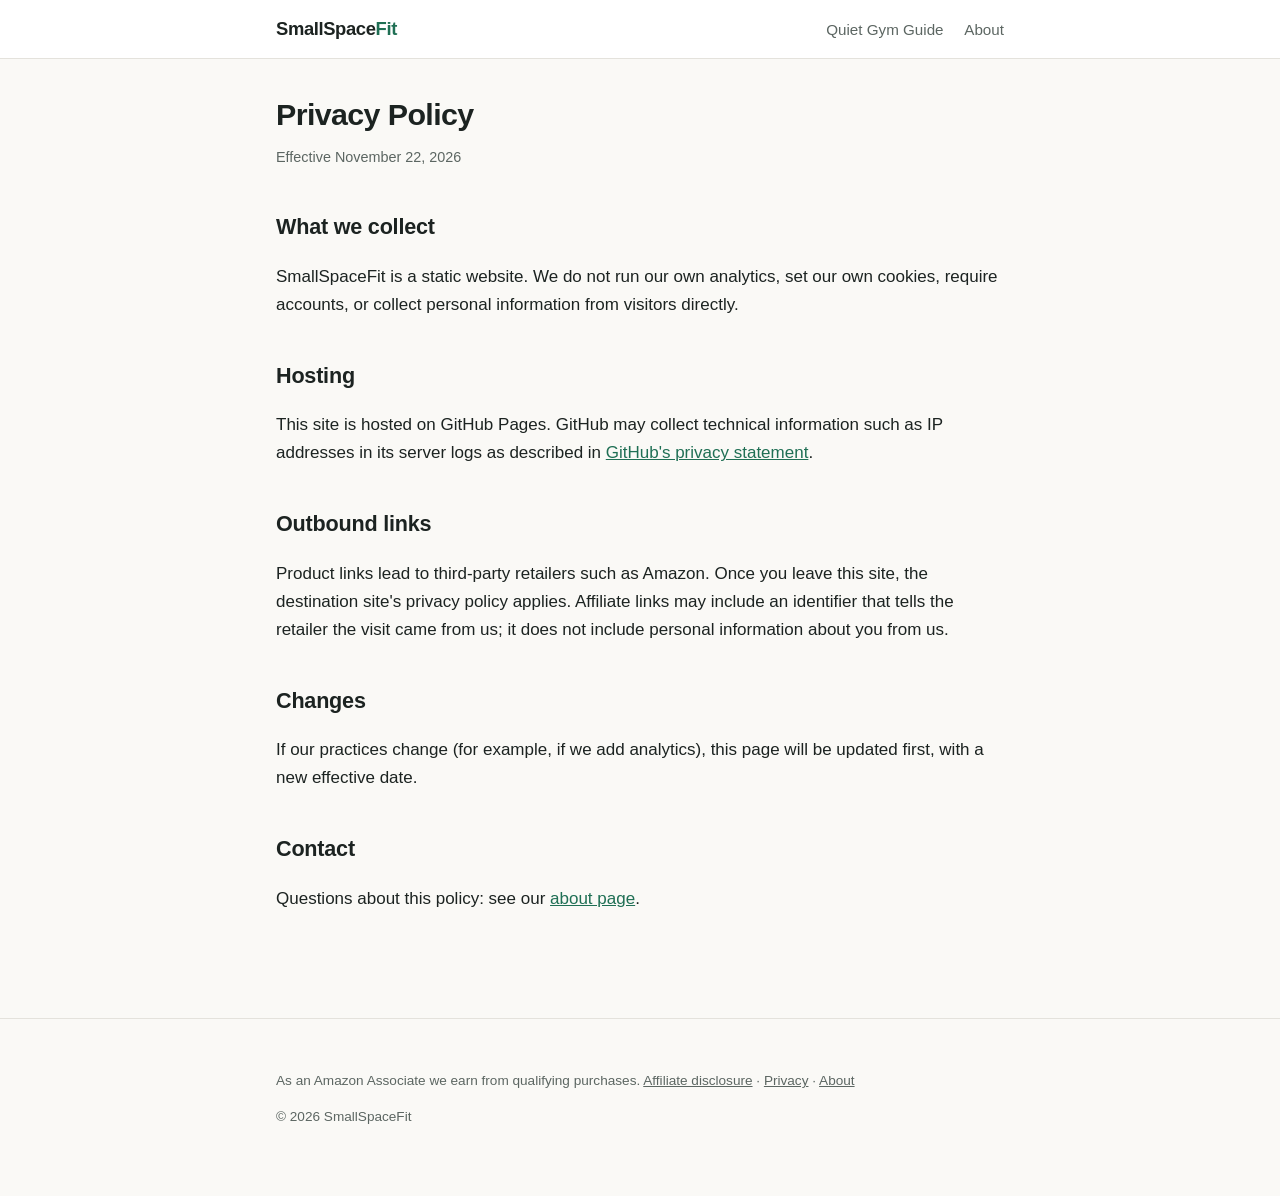
<file: privacy/index.html>
<!DOCTYPE html>
<html lang="en">
<head>
<meta charset="utf-8">
<meta name="viewport" content="width=device-width, initial-scale=1">
<title>Privacy Policy — SmallSpaceFit</title>
<meta name="description" content="SmallSpaceFit privacy policy.">
<link rel="canonical" href="https://s-laszlos-afk.github.io/smallspacefit/privacy/">
<link rel="stylesheet" href="../assets/style.css">
</head>
<body>
<header class="site">
  <div class="site-inner">
    <a class="brand" href="../">SmallSpace<span>Fit</span></a>
    <nav class="main">
      <a href="../quiet-apartment-home-gym/">Quiet Gym Guide</a>
      <a href="../about/">About</a>
    </nav>
  </div>
</header>
<main>
  <h1>Privacy Policy</h1>
  <p class="meta">Effective November 22, 2026</p>

  <h2>What we collect</h2>
  <p>SmallSpaceFit is a static website. We do not run our own analytics, set our own cookies, require accounts, or collect personal information from visitors directly.</p>

  <h2>Hosting</h2>
  <p>This site is hosted on GitHub Pages. GitHub may collect technical information such as IP addresses in its server logs as described in <a href="https://docs.github.com/en/site-policy/privacy-policies/github-general-privacy-statement" rel="noopener">GitHub's privacy statement</a>.</p>

  <h2>Outbound links</h2>
  <p>Product links lead to third-party retailers such as Amazon. Once you leave this site, the destination site's privacy policy applies. Affiliate links may include an identifier that tells the retailer the visit came from us; it does not include personal information about you from us.</p>

  <h2>Changes</h2>
  <p>If our practices change (for example, if we add analytics), this page will be updated first, with a new effective date.</p>

  <h2>Contact</h2>
  <p>Questions about this policy: see our <a href="../about/">about page</a>.</p>
</main>
<footer class="site">
  <div class="site-inner">
    <p>As an Amazon Associate we earn from qualifying purchases. <a href="../affiliate-disclosure/">Affiliate disclosure</a> · <a href="./">Privacy</a> · <a href="../about/">About</a></p>
    <p>© <span id="year">2026</span> SmallSpaceFit</p>
  </div>
</footer>
<script src="../assets/site.js"></script>
</body>
</html>
</file>
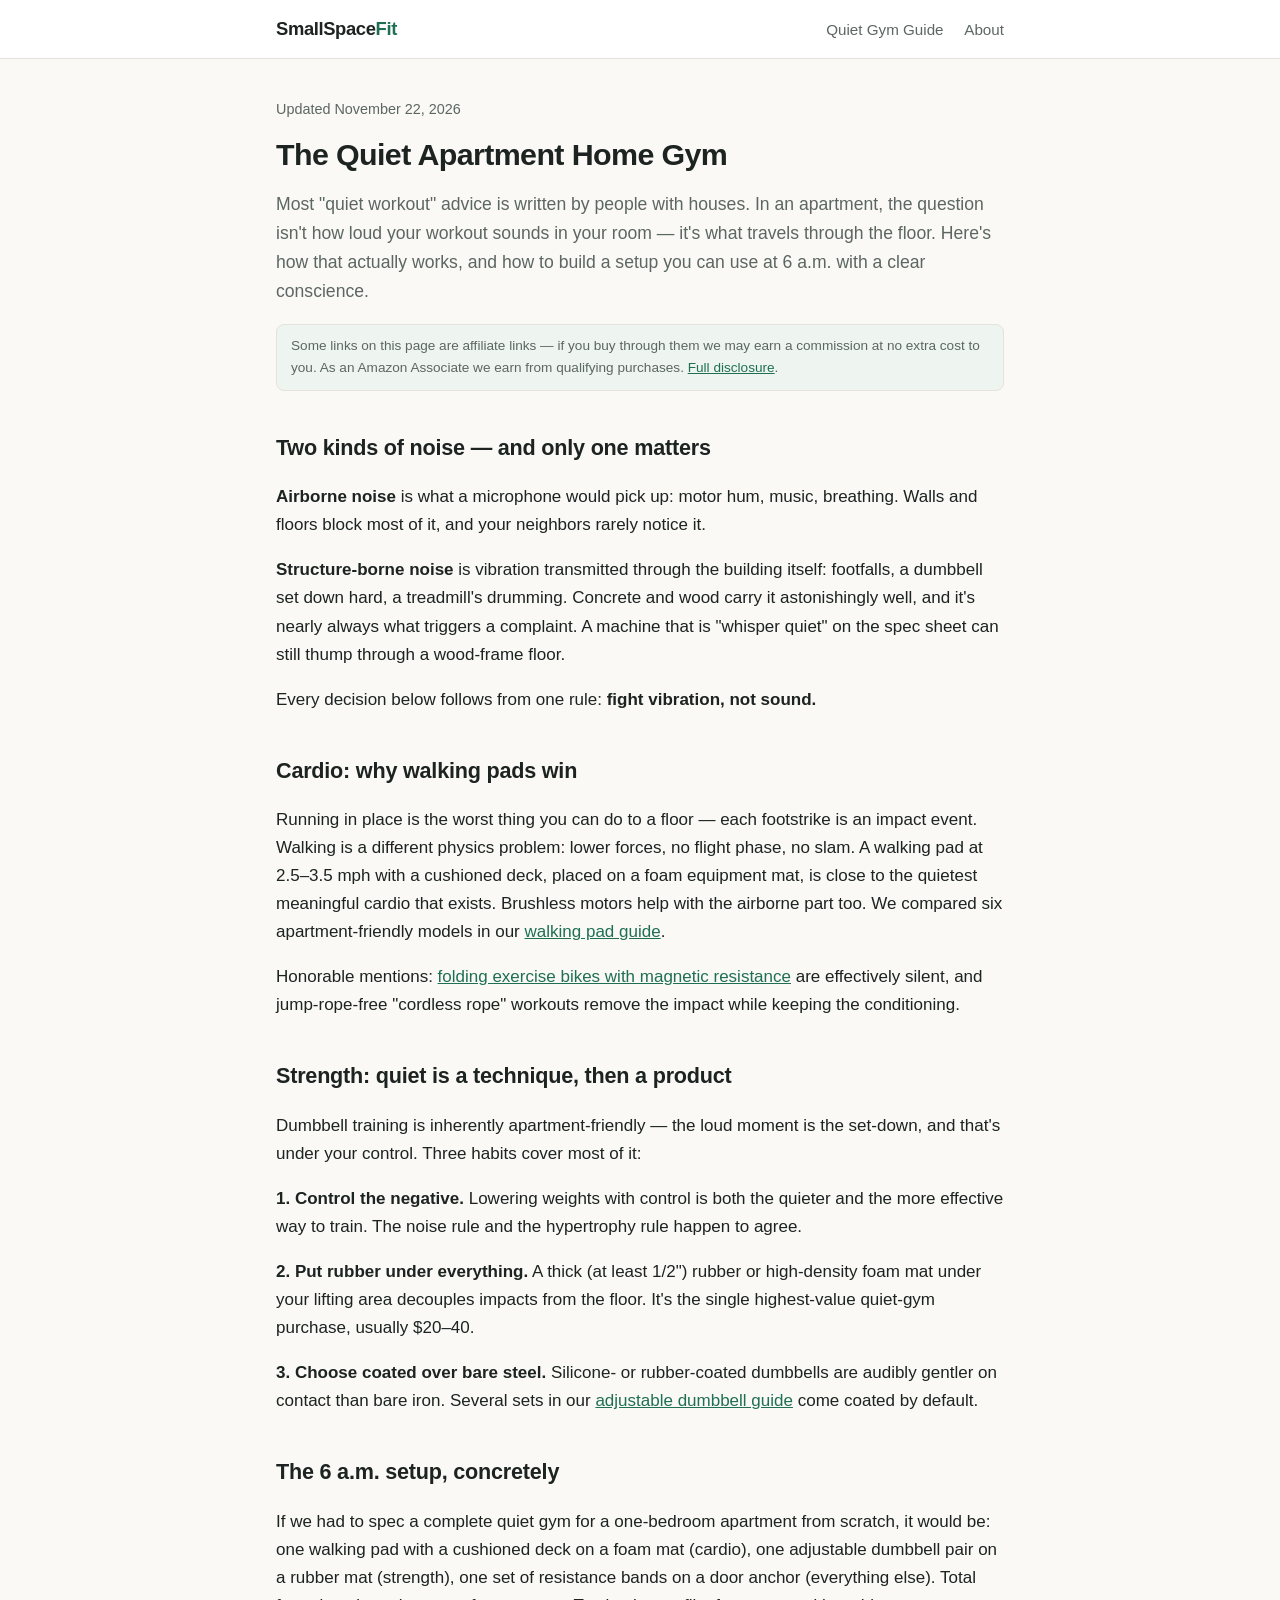
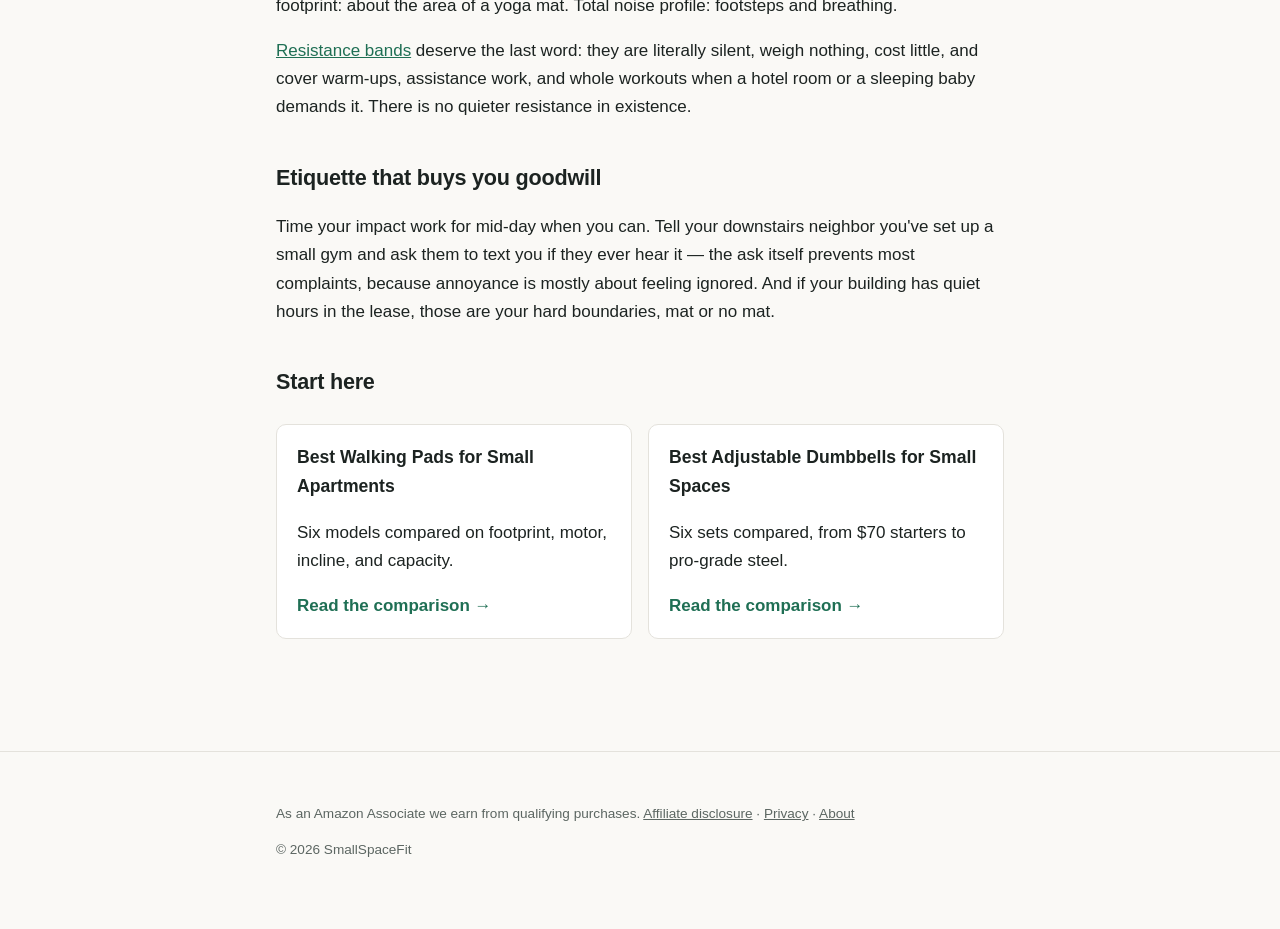
<file: quiet-apartment-home-gym/index.html>
<!DOCTYPE html>
<html lang="en">
<head>
<meta charset="utf-8">
<meta name="viewport" content="width=device-width, initial-scale=1">
<title>The Quiet Apartment Home Gym: What Neighbors Actually Hear</title>
<meta name="description" content="What makes workout gear loud in an apartment, what your downstairs neighbors actually hear, and how to build a home gym you can use at 6 a.m. without complaints.">
<link rel="canonical" href="https://s-laszlos-afk.github.io/smallspacefit/quiet-apartment-home-gym/">
<meta property="og:title" content="The Quiet Apartment Home Gym">
<meta property="og:description" content="How to work out in an apartment without a noise complaint.">
<meta property="og:type" content="article">
<link rel="stylesheet" href="../assets/style.css">
<script type="application/ld+json">
{
  "@context": "https://schema.org",
  "@type": "Article",
  "headline": "The Quiet Apartment Home Gym: What Neighbors Actually Hear",
  "datePublished": "2026-11-22",
  "dateModified": "2026-11-22",
  "author": { "@type": "Organization", "name": "SmallSpaceFit" }
}
</script>
</head>
<body>
<header class="site">
  <div class="site-inner">
    <a class="brand" href="../">SmallSpace<span>Fit</span></a>
    <nav class="main">
      <a href="./">Quiet Gym Guide</a>
      <a href="../about/">About</a>
    </nav>
  </div>
</header>
<main>
  <p class="meta">Updated November 22, 2026</p>
  <h1>The Quiet Apartment Home Gym</h1>
  <p class="lead">Most "quiet workout" advice is written by people with houses. In an apartment, the question isn't how loud your workout sounds in your room — it's what travels through the floor. Here's how that actually works, and how to build a setup you can use at 6 a.m. with a clear conscience.</p>

  <div class="disclosure">Some links on this page are affiliate links — if you buy through them we may earn a commission at no extra cost to you. As an Amazon Associate we earn from qualifying purchases. <a href="../affiliate-disclosure/">Full disclosure</a>.</div>

  <h2>Two kinds of noise — and only one matters</h2>
  <p><strong>Airborne noise</strong> is what a microphone would pick up: motor hum, music, breathing. Walls and floors block most of it, and your neighbors rarely notice it.</p>
  <p><strong>Structure-borne noise</strong> is vibration transmitted through the building itself: footfalls, a dumbbell set down hard, a treadmill's drumming. Concrete and wood carry it astonishingly well, and it's nearly always what triggers a complaint. A machine that is "whisper quiet" on the spec sheet can still thump through a wood-frame floor.</p>
  <p>Every decision below follows from one rule: <strong>fight vibration, not sound.</strong></p>

  <h2>Cardio: why walking pads win</h2>
  <p>Running in place is the worst thing you can do to a floor — each footstrike is an impact event. Walking is a different physics problem: lower forces, no flight phase, no slam. A walking pad at 2.5–3.5 mph with a cushioned deck, placed on a foam equipment mat, is close to the quietest meaningful cardio that exists. Brushless motors help with the airborne part too. We compared six apartment-friendly models in our <a href="../best-walking-pads-small-apartments/">walking pad guide</a>.</p>
  <p>Honorable mentions: <a href="../best-compact-exercise-bikes-apartments/">folding exercise bikes with magnetic resistance</a> are effectively silent, and jump-rope-free "cordless rope" workouts remove the impact while keeping the conditioning.</p>

  <h2>Strength: quiet is a technique, then a product</h2>
  <p>Dumbbell training is inherently apartment-friendly — the loud moment is the set-down, and that's under your control. Three habits cover most of it:</p>
  <p><strong>1. Control the negative.</strong> Lowering weights with control is both the quieter and the more effective way to train. The noise rule and the hypertrophy rule happen to agree.</p>
  <p><strong>2. Put rubber under everything.</strong> A thick (at least 1/2") rubber or high-density foam mat under your lifting area decouples impacts from the floor. It's the single highest-value quiet-gym purchase, usually $20–40.</p>
  <p><strong>3. Choose coated over bare steel.</strong> Silicone- or rubber-coated dumbbells are audibly gentler on contact than bare iron. Several sets in our <a href="../best-adjustable-dumbbells-small-spaces/">adjustable dumbbell guide</a> come coated by default.</p>

  <h2>The 6 a.m. setup, concretely</h2>
  <p>If we had to spec a complete quiet gym for a one-bedroom apartment from scratch, it would be: one walking pad with a cushioned deck on a foam mat (cardio), one adjustable dumbbell pair on a rubber mat (strength), one set of resistance bands on a door anchor (everything else). Total footprint: about the area of a yoga mat. Total noise profile: footsteps and breathing.</p>
  <p><a href="../best-resistance-bands-apartment-gym/">Resistance bands</a> deserve the last word: they are literally silent, weigh nothing, cost little, and cover warm-ups, assistance work, and whole workouts when a hotel room or a sleeping baby demands it. There is no quieter resistance in existence.</p>

  <h2>Etiquette that buys you goodwill</h2>
  <p>Time your impact work for mid-day when you can. Tell your downstairs neighbor you've set up a small gym and ask them to text you if they ever hear it — the ask itself prevents most complaints, because annoyance is mostly about feeling ignored. And if your building has quiet hours in the lease, those are your hard boundaries, mat or no mat.</p>

  <h2>Start here</h2>
  <div class="cards">
    <div class="card">
      <h3>Best Walking Pads for Small Apartments</h3>
      <p>Six models compared on footprint, motor, incline, and capacity.</p>
      <a class="cta" href="../best-walking-pads-small-apartments/">Read the comparison →</a>
    </div>
    <div class="card">
      <h3>Best Adjustable Dumbbells for Small Spaces</h3>
      <p>Six sets compared, from $70 starters to pro-grade steel.</p>
      <a class="cta" href="../best-adjustable-dumbbells-small-spaces/">Read the comparison →</a>
    </div>
  </div>
</main>
<footer class="site">
  <div class="site-inner">
    <p>As an Amazon Associate we earn from qualifying purchases. <a href="../affiliate-disclosure/">Affiliate disclosure</a> · <a href="../privacy/">Privacy</a> · <a href="../about/">About</a></p>
    <p>© <span id="year">2026</span> SmallSpaceFit</p>
  </div>
</footer>
<script src="../assets/site.js"></script>
</body>
</html>
</file>
<file: assets/style.css>
:root {
  --bg: #faf9f6;
  --surface: #ffffff;
  --ink: #1c2321;
  --muted: #5c6662;
  --accent: #1f6f54;
  --accent-ink: #ffffff;
  --border: #e4e2dc;
  --badge-bg: #eef5f1;
  --max: 760px;
}
@media (prefers-color-scheme: dark) {
  :root {
    --bg: #151a18;
    --surface: #1d2422;
    --ink: #e8ebe9;
    --muted: #9aa5a0;
    --accent: #4fb08c;
    --accent-ink: #0d1411;
    --border: #2b3330;
    --badge-bg: #223029;
  }
}
* { box-sizing: border-box; }
html { -webkit-text-size-adjust: 100%; }
body {
  margin: 0;
  background: var(--bg);
  color: var(--ink);
  font-family: -apple-system, BlinkMacSystemFont, "Segoe UI", Roboto, Helvetica, Arial, sans-serif;
  line-height: 1.65;
  font-size: 17px;
}
header.site {
  border-bottom: 1px solid var(--border);
  background: var(--surface);
}
.site-inner {
  max-width: var(--max);
  margin: 0 auto;
  padding: 14px 16px;
  display: flex;
  align-items: baseline;
  justify-content: space-between;
  gap: 12px;
  flex-wrap: wrap;
}
.brand { font-weight: 800; font-size: 1.15rem; letter-spacing: -0.02em; color: var(--ink); text-decoration: none; }
.brand span { color: var(--accent); }
nav.main a { color: var(--muted); text-decoration: none; margin-left: 16px; font-size: 0.95rem; }
nav.main a:hover { color: var(--accent); }
main { max-width: var(--max); margin: 0 auto; padding: 24px 16px 48px; }
h1 { font-size: 1.9rem; line-height: 1.2; letter-spacing: -0.02em; margin: 0.4em 0; }
h2 { font-size: 1.35rem; margin-top: 1.8em; letter-spacing: -0.01em; }
h3 { font-size: 1.1rem; margin-top: 1.5em; }
a { color: var(--accent); }
.meta { color: var(--muted); font-size: 0.9rem; }
.disclosure {
  background: var(--badge-bg);
  border: 1px solid var(--border);
  border-radius: 8px;
  padding: 10px 14px;
  font-size: 0.85rem;
  color: var(--muted);
  margin: 18px 0;
}
.lead { font-size: 1.1rem; color: var(--muted); }
.table-wrap { overflow-x: auto; margin: 20px -16px; padding: 0 16px; }
table { border-collapse: collapse; width: 100%; min-width: 560px; font-size: 0.92rem; background: var(--surface); border: 1px solid var(--border); border-radius: 8px; }
th, td { text-align: left; padding: 10px 12px; border-bottom: 1px solid var(--border); vertical-align: top; }
th { font-size: 0.8rem; text-transform: uppercase; letter-spacing: 0.04em; color: var(--muted); }
tr:last-child td { border-bottom: none; }
.badge {
  display: inline-block;
  background: var(--badge-bg);
  color: var(--accent);
  font-size: 0.75rem;
  font-weight: 700;
  padding: 2px 8px;
  border-radius: 999px;
  text-transform: uppercase;
  letter-spacing: 0.04em;
}
.product {
  background: var(--surface);
  border: 1px solid var(--border);
  border-radius: 10px;
  padding: 18px 20px;
  margin: 22px 0;
}
.product h3 { margin: 0 0 4px; }
.product .tier { color: var(--muted); font-size: 0.9rem; margin-bottom: 8px; }
.pros-cons { display: flex; gap: 20px; flex-wrap: wrap; margin: 12px 0; }
.pros-cons ul { margin: 6px 0; padding-left: 20px; font-size: 0.95rem; }
.pros-cons strong { font-size: 0.85rem; text-transform: uppercase; letter-spacing: 0.04em; color: var(--muted); }
a.buy {
  display: inline-block;
  background: var(--accent);
  color: var(--accent-ink);
  font-weight: 700;
  text-decoration: none;
  padding: 10px 18px;
  border-radius: 8px;
  font-size: 0.95rem;
  margin-top: 6px;
}
a.buy:hover { filter: brightness(1.08); }
.cards { display: grid; grid-template-columns: 1fr; gap: 16px; margin: 24px 0; }
@media (min-width: 600px) { .cards { grid-template-columns: 1fr 1fr; } }
.card {
  background: var(--surface);
  border: 1px solid var(--border);
  border-radius: 10px;
  padding: 18px 20px;
}
.card h2, .card h3 { margin-top: 0; }
.card a.cta { font-weight: 700; text-decoration: none; }
footer.site {
  border-top: 1px solid var(--border);
  margin-top: 40px;
  padding: 24px 16px 40px;
  color: var(--muted);
  font-size: 0.85rem;
}
footer.site .site-inner { display: block; }
footer.site a { color: var(--muted); }
.faq dt { font-weight: 700; margin-top: 16px; }
.faq dd { margin: 4px 0 0; color: var(--muted); }
</file>
